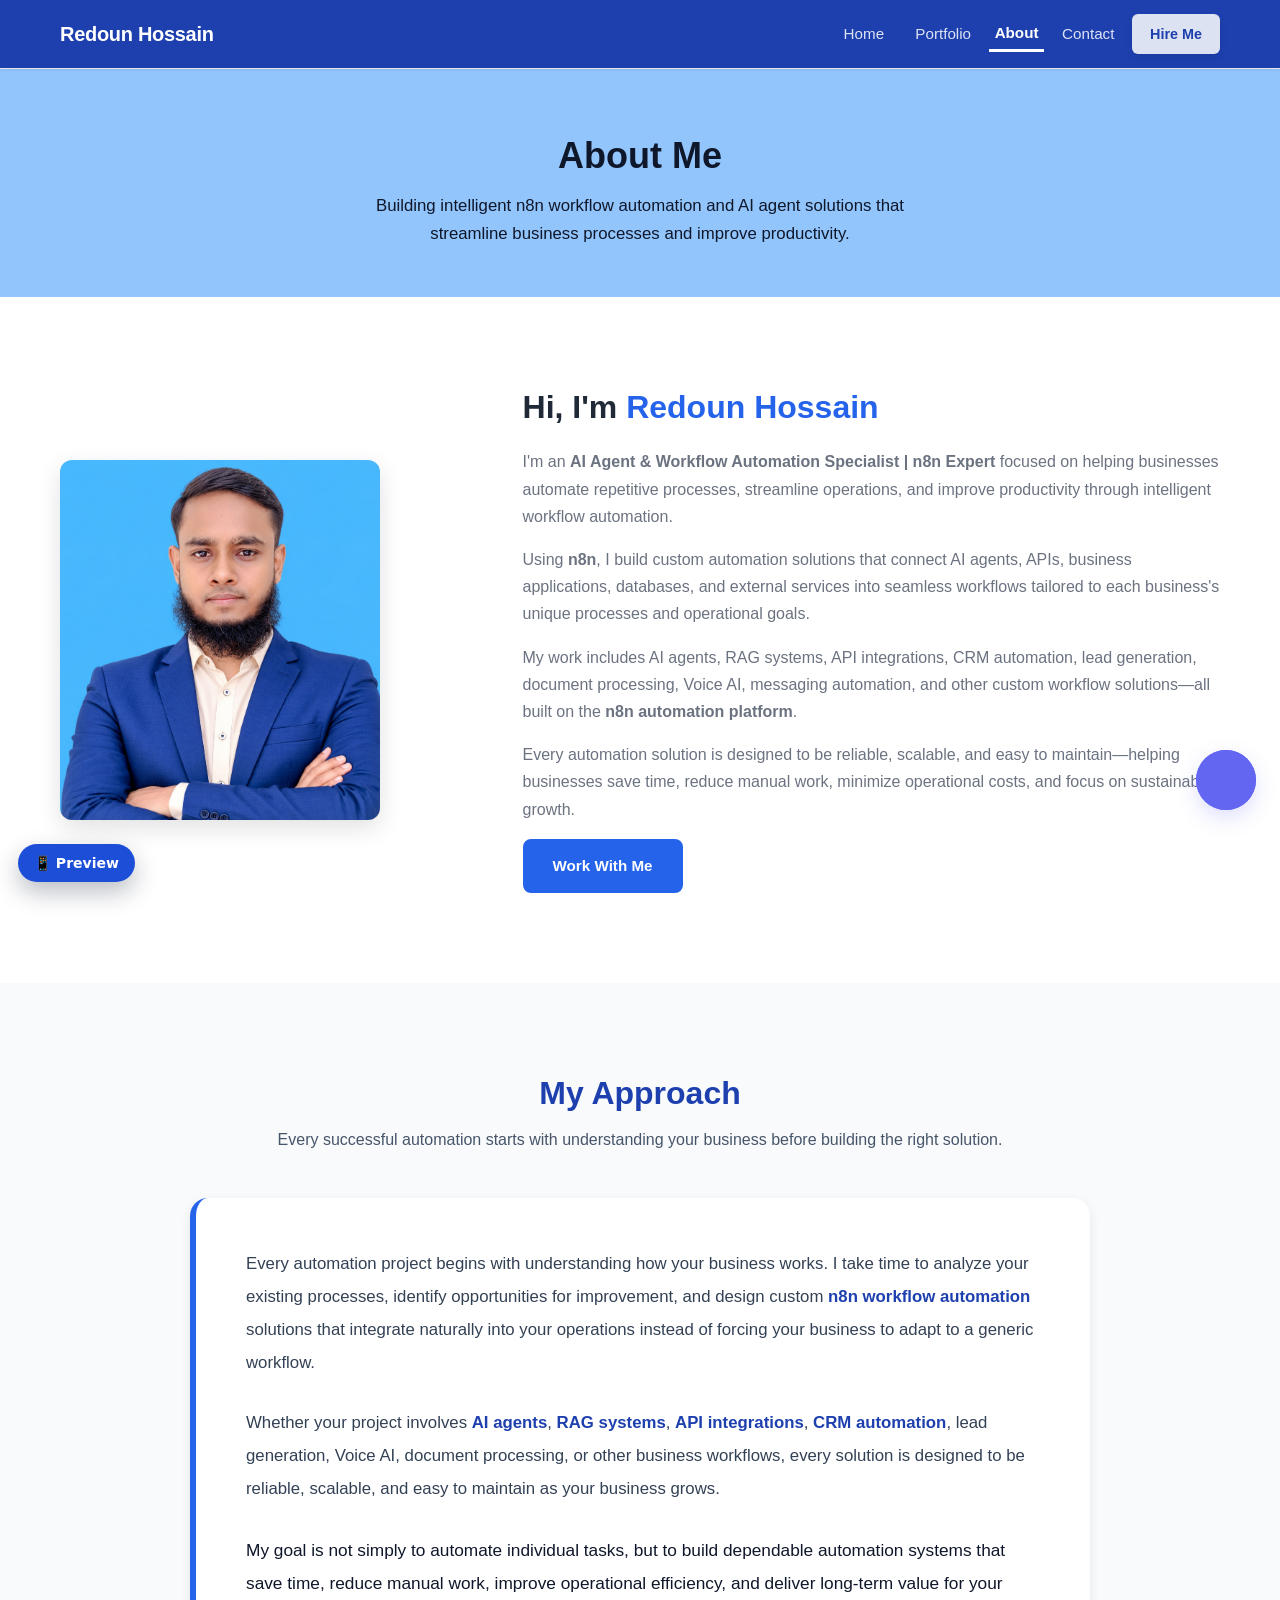
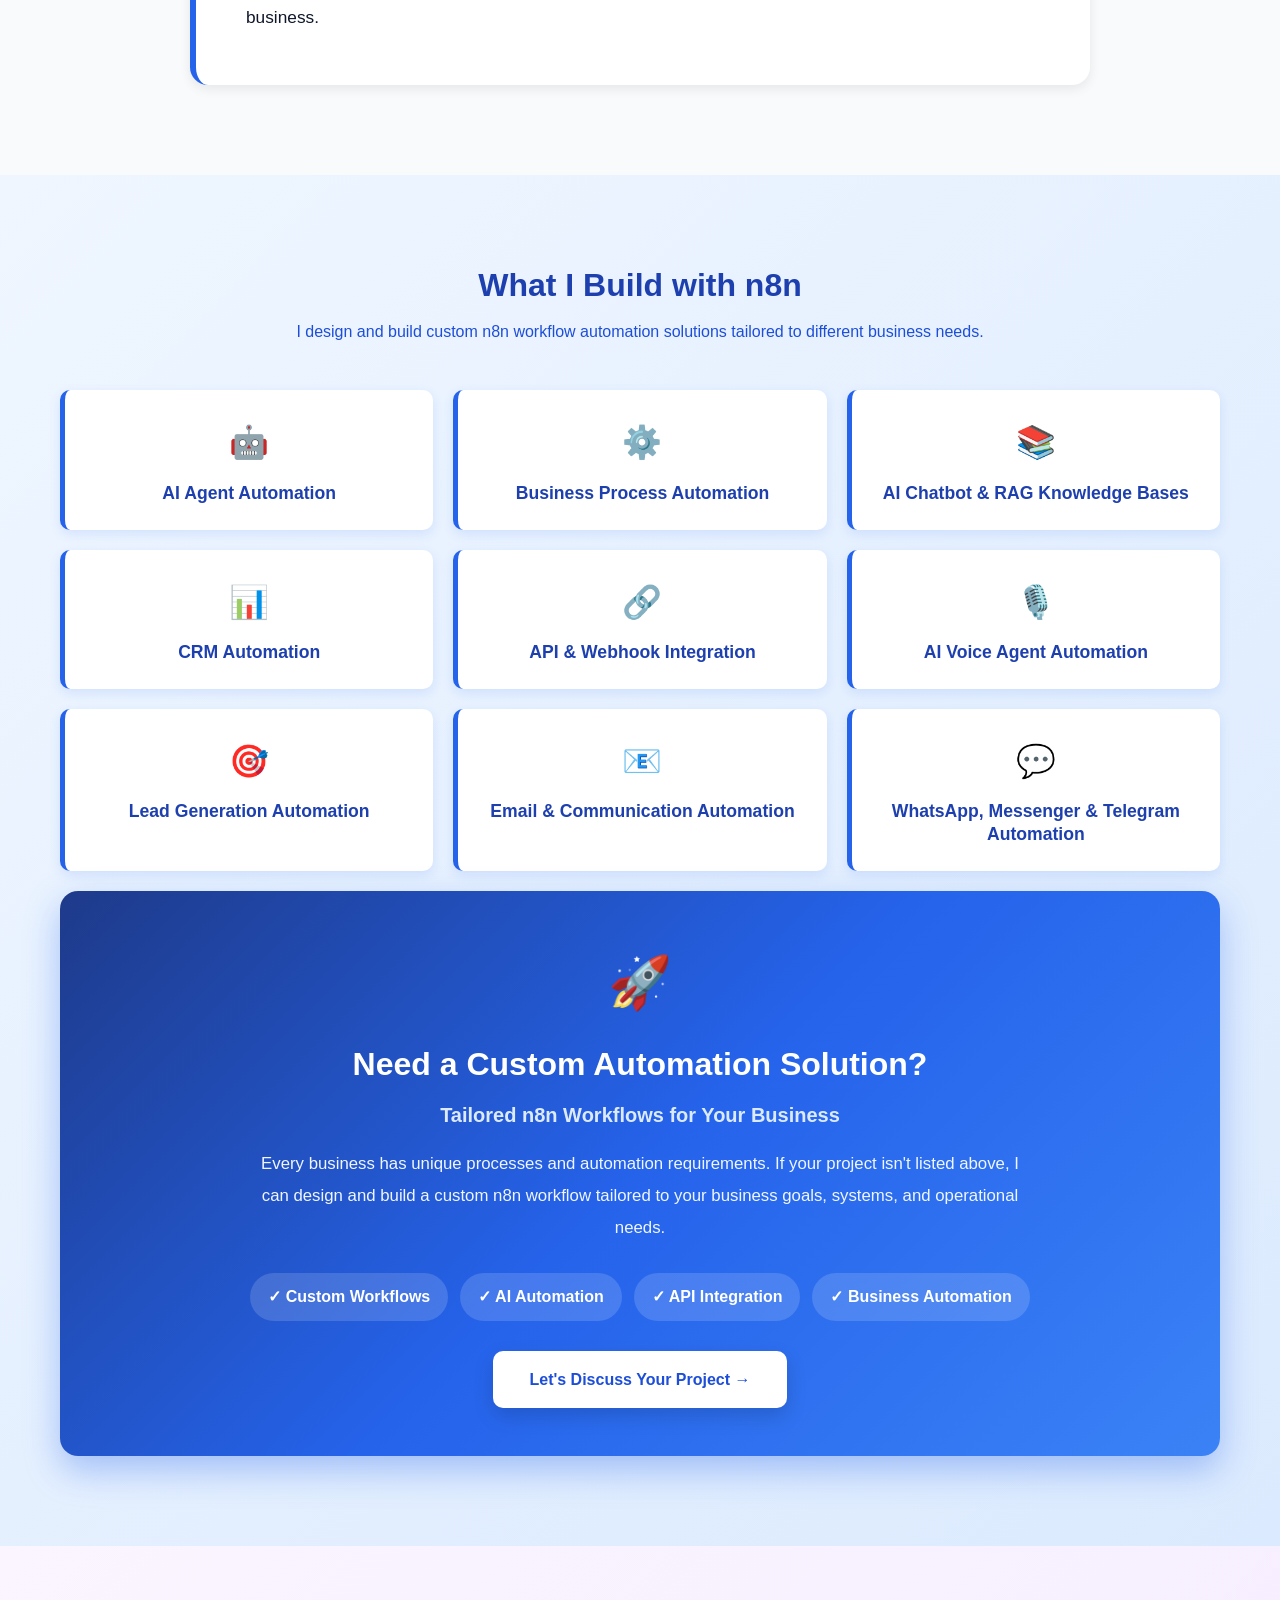
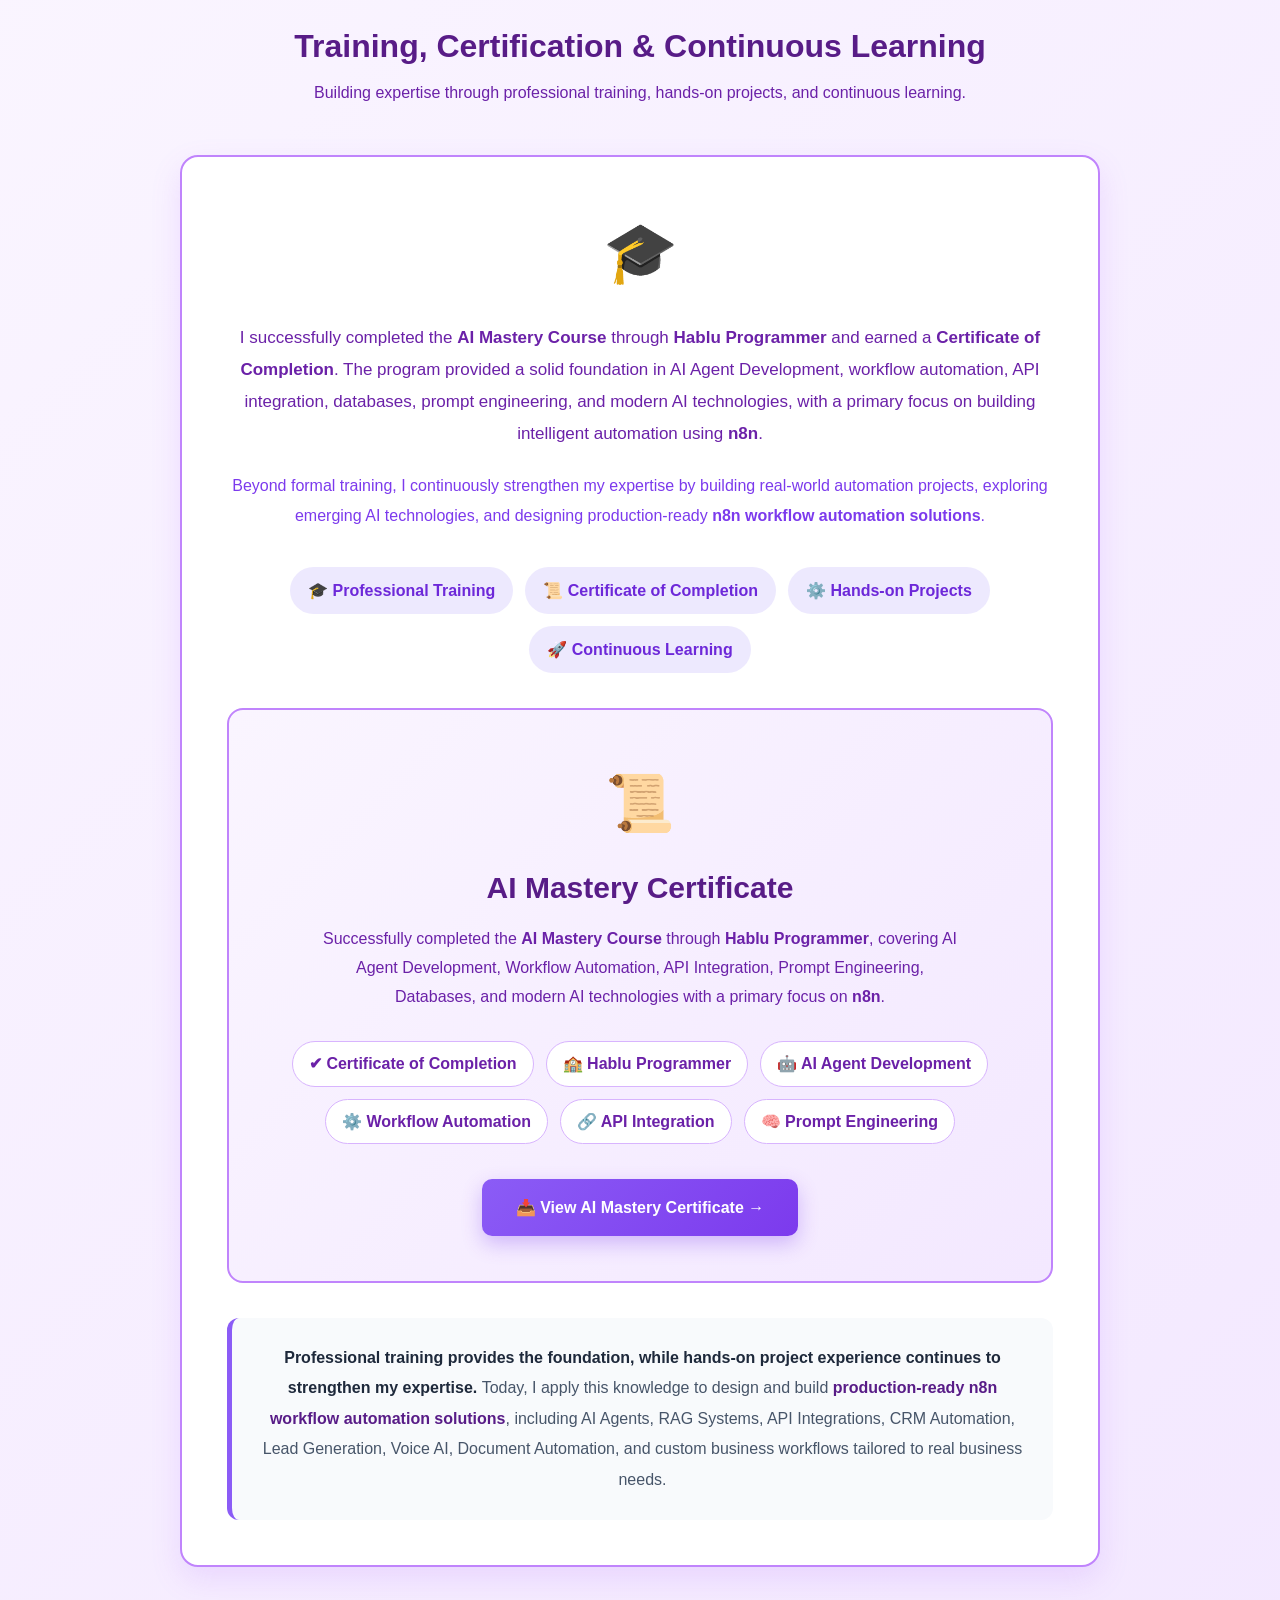
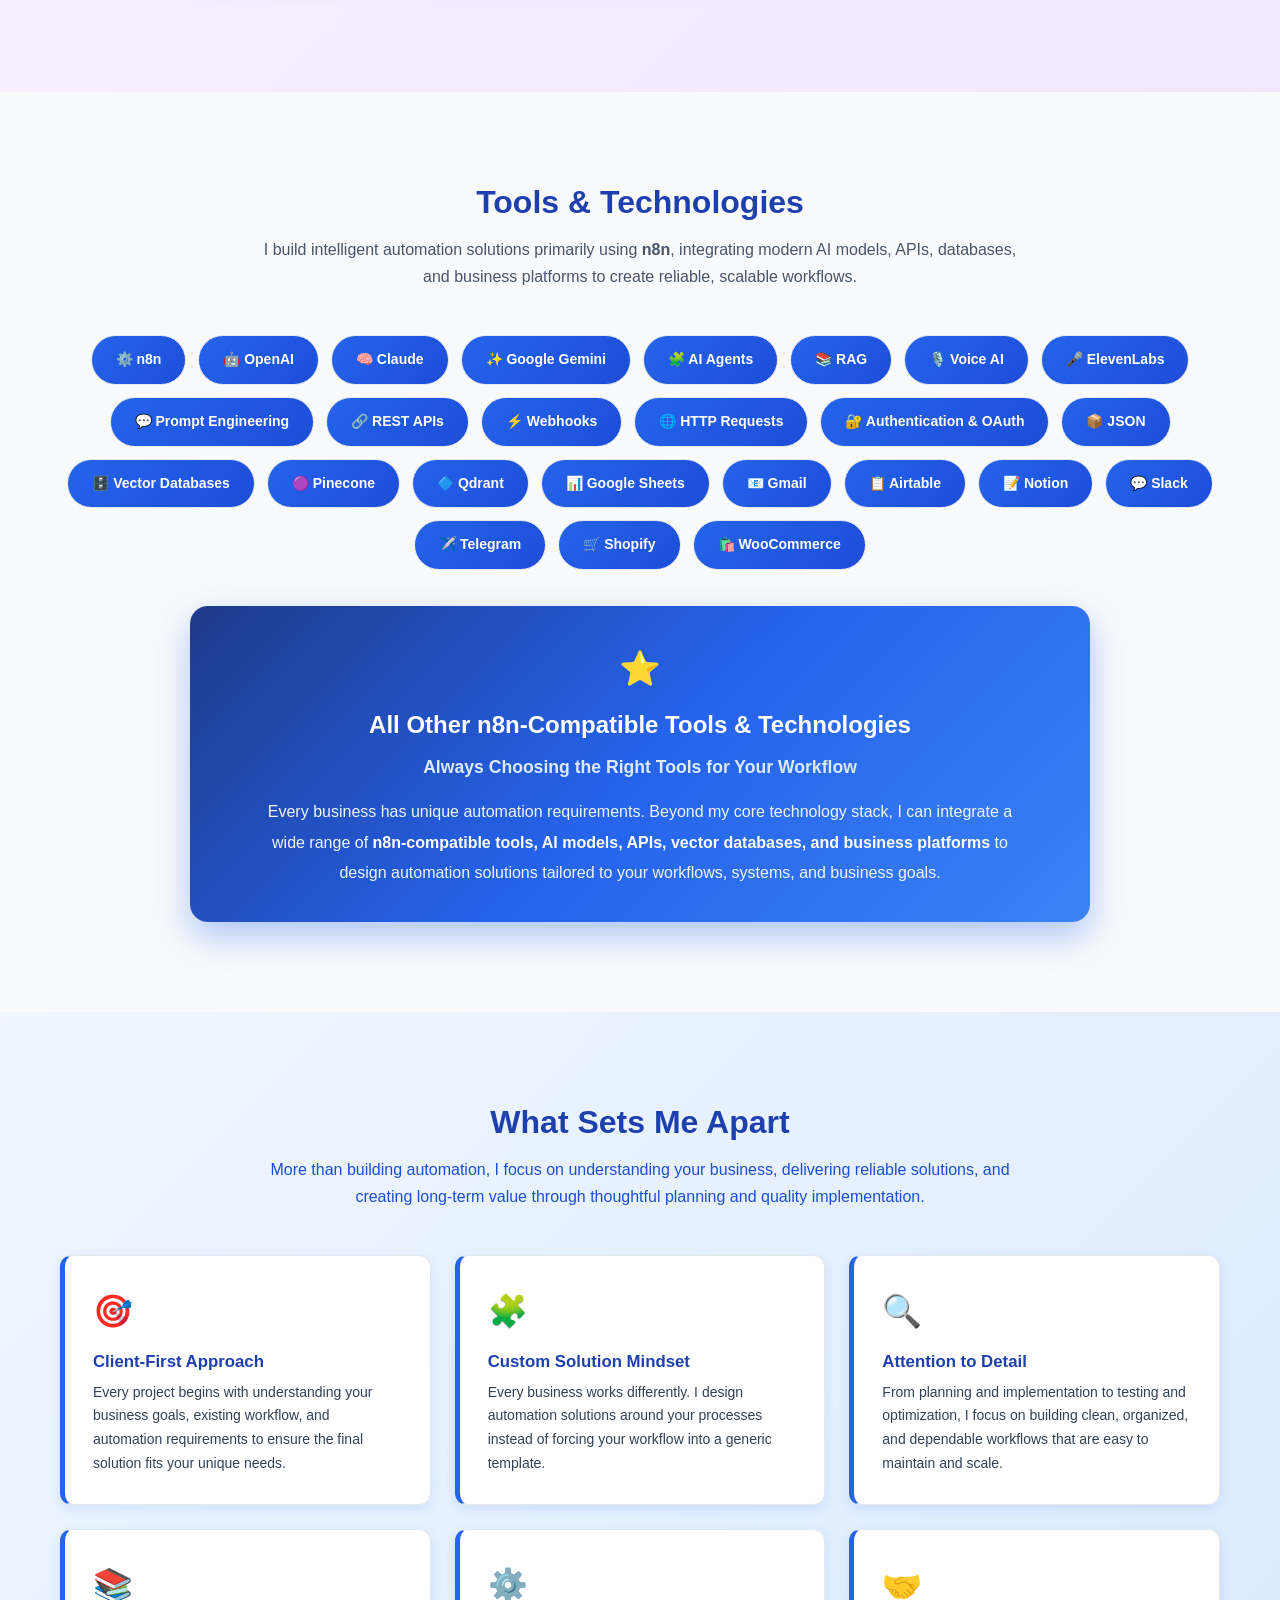
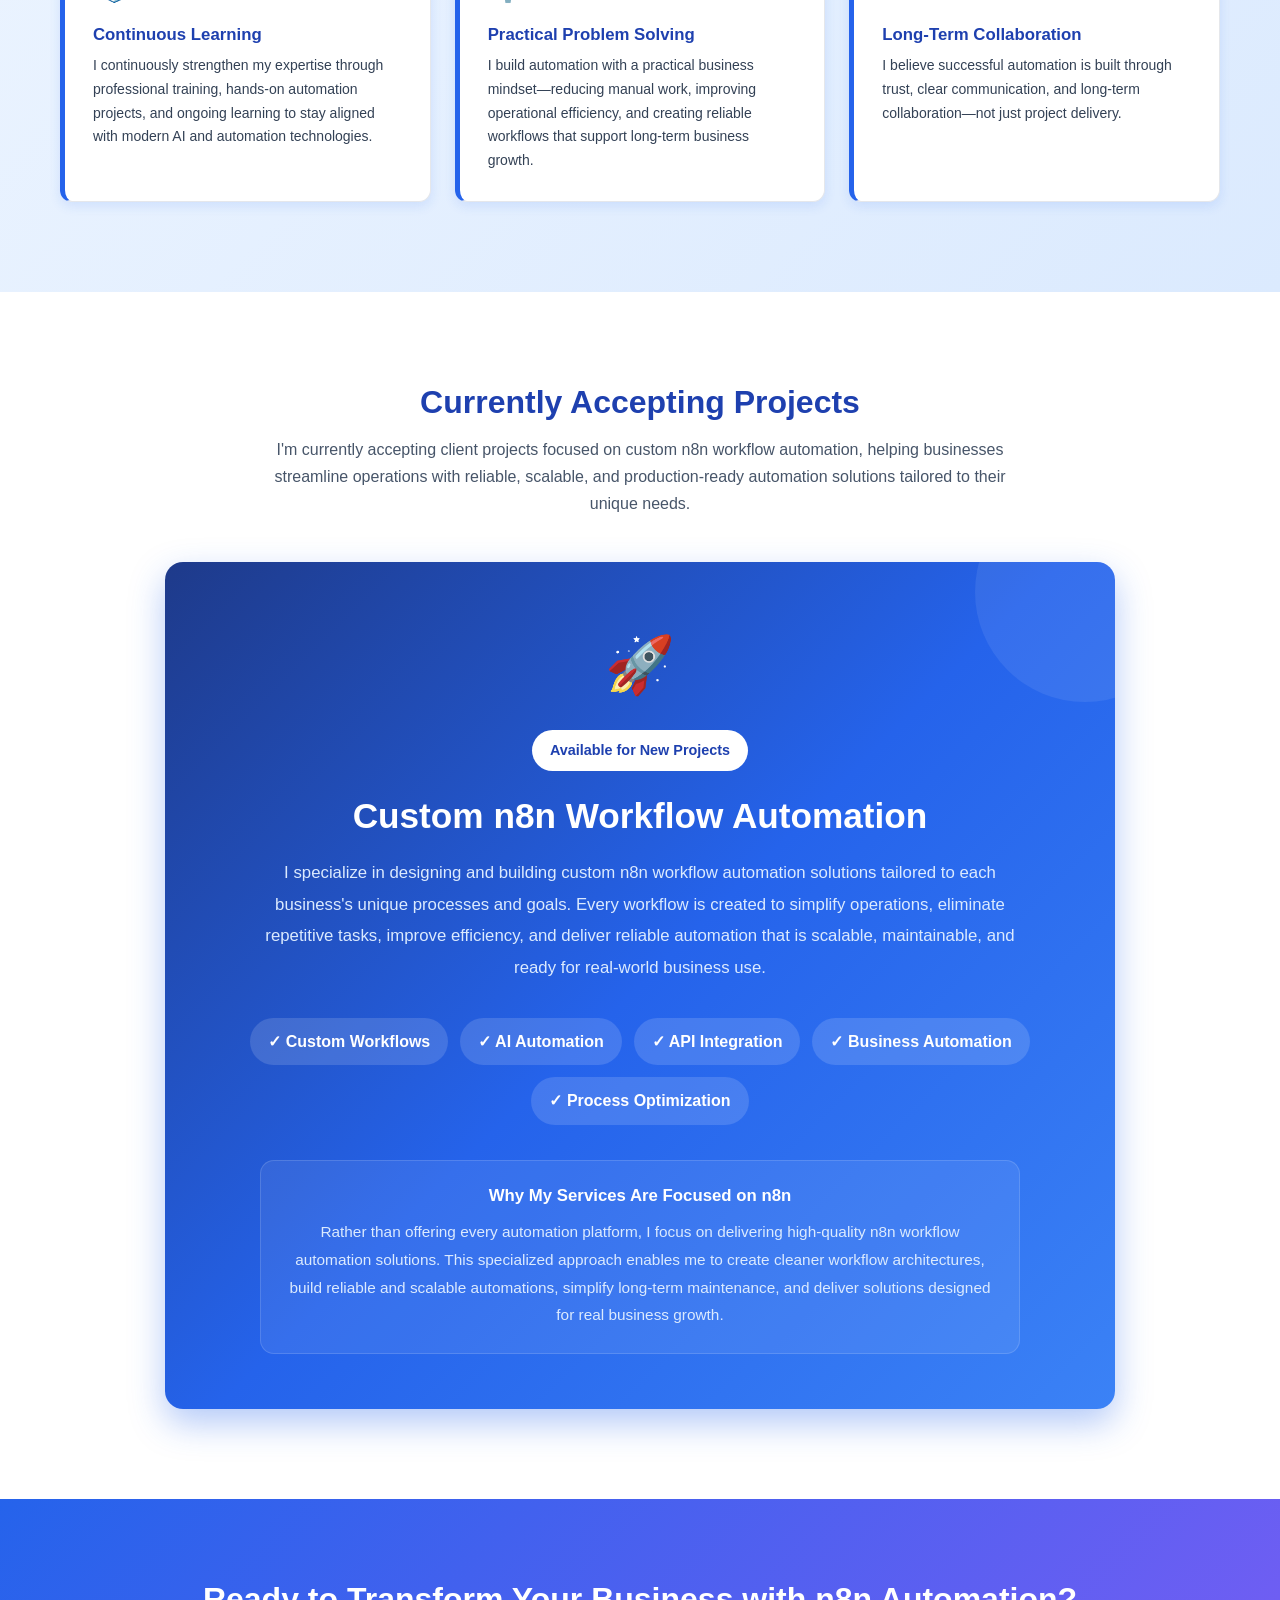
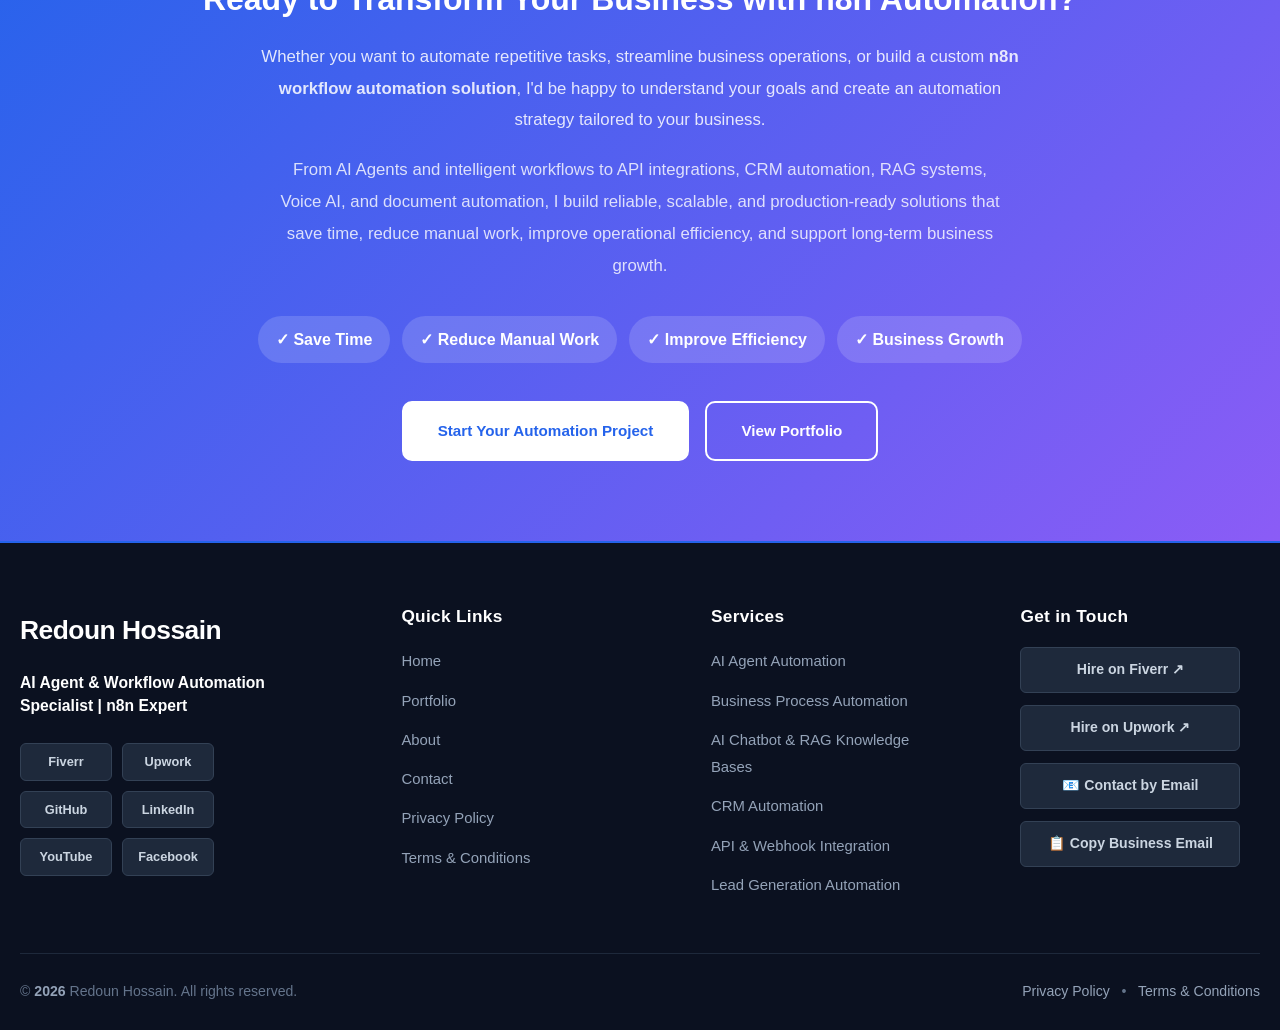
<file: about.html>
<!DOCTYPE html>
<html lang="en">
<head>
  <meta charset="UTF-8" />
  <meta name="viewport" content="width=device-width, initial-scale=1.0" />

  <title>About | Redoun Hossain - n8n Workflow & AI Automation Specialist</title>
  <meta name="description" content="Learn about Redoun Hossain, an n8n workflow and AI automation specialist helping businesses automate repetitive tasks and build smarter workflows." />
  <meta name="keywords" content="Redoun Hossain, n8n automation, AI workflow automation, business process automation, workflow designer, AI agent developer" />
  <meta name="author" content="Redoun Hossain" />

  <link rel="icon" href="images/favicon.ico" type="image/x-icon" />
  <link rel="stylesheet" href="css/style.css" />
</head>
<body>

  <!-- ===================== HEADER ===================== -->
  <header class="site-header">
    <div class="container header-inner">
      <a href="index.html" class="logo">Redoun Hossain</a>
      <button class="hamburger" id="hamburger" aria-label="Open menu" aria-expanded="false">
        <span></span><span></span><span></span>
      </button>
      <nav class="nav-menu" id="nav-menu" aria-label="Main navigation">
        <ul>
          <li><a href="index.html">Home</a></li>
          <li><a href="portfolio.html">Portfolio</a></li>
          <li><a href="about.html" class="active">About</a></li>
          <li><a href="contact.html">Contact</a></li>
          <li><a href="contact.html" class="btn btn-primary nav-hire">Hire Me</a></li>
        </ul>
      </nav>
    </div>
  </header>
  <!-- ===================== END HEADER ===================== -->


  <main>

    <!-- ===================== HERO ===================== -->
    <section class="page-hero">
      <div class="container">
        <h1>About Me</h1>
        <p>Building intelligent n8n workflow automation and AI agent solutions that streamline business processes and improve productivity.</p>
      </div>
    </section>
    <!-- ===================== END HERO ===================== -->


    <!-- ===================== 1. ABOUT INTRO (White) ===================== -->
<section class="section about-intro" style="background:#ffffff;padding:90px 0;">
  <div class="container about-intro-inner">

    <div class="about-image">
      <img src="images/profile.jpg"
           alt="Redoun Hossain - n8n Workflow Automation & AI Agent Specialist"
           loading="lazy" />
    </div>

    <div class="about-text">

      <h2>
        Hi, I'm
        <span class="highlight">Redoun Hossain</span>
      </h2>

      <p>
        I'm an <strong>AI Agent & Workflow Automation Specialist | n8n Expert</strong>
        focused on helping businesses automate repetitive processes,
        streamline operations, and improve productivity through intelligent
        workflow automation.
      </p>

      <p>
        Using <strong>n8n</strong>, I build custom automation solutions that
        connect AI agents, APIs, business applications, databases, and external
        services into seamless workflows tailored to each business's unique
        processes and operational goals.
      </p>

      <p>
        My work includes AI agents, RAG systems, API integrations, CRM
        automation, lead generation, document processing, Voice AI, messaging
        automation, and other custom workflow solutions—all built on the
        <strong>n8n automation platform</strong>.
      </p>

      <p>
        Every automation solution is designed to be reliable, scalable, and
        easy to maintain—helping businesses save time, reduce manual work,
        minimize operational costs, and focus on sustainable growth.
      </p>

      <a href="contact.html" class="btn btn-primary">
        Work With Me
      </a>

    </div>

  </div>
</section>
<!-- ===================== END ABOUT INTRO ===================== -->


    <!-- ===================== 2. MY APPROACH (Gray BG + White Box) ===================== -->
<section class="section my-approach" style="background:#f8fafc;padding:90px 0;">

  <div class="container">

    <h2 class="section-title" style="color:#1e40af;">
      My Approach
    </h2>

    <p class="section-sub" style="color:#475569;max-width:760px;margin:0 auto 45px;">
      Every successful automation starts with understanding your business before building the right solution.
    </p>

    <div style="
      max-width:900px;
      margin:0 auto;
      background:#ffffff;
      border-radius:18px;
      padding:50px;
      border-left:6px solid #2563eb;
      box-shadow:0 4px 12px rgba(0,0,0,.08);
    ">

      <p style="
        margin:0 0 28px;
        color:#334155;
        font-size:1.05rem;
        line-height:1.95;
      ">
        Every automation project begins with understanding how your business works. I take time to analyze your existing processes, identify opportunities for improvement, and design custom <strong style="color:#1e40af;">n8n workflow automation</strong> solutions that integrate naturally into your operations instead of forcing your business to adapt to a generic workflow.
      </p>

      <p style="
        margin:0 0 28px;
        color:#334155;
        font-size:1.05rem;
        line-height:1.95;
      ">
        Whether your project involves <strong style="color:#1e40af;">AI agents</strong>, <strong style="color:#1e40af;">RAG systems</strong>, <strong style="color:#1e40af;">API integrations</strong>, <strong style="color:#1e40af;">CRM automation</strong>, lead generation, Voice AI, document processing, or other business workflows, every solution is designed to be reliable, scalable, and easy to maintain as your business grows.
      </p>

      <p style="
        margin:0;
        color:#0f172a;
        font-size:1.08rem;
        line-height:1.95;
        font-weight:500;
      ">
        My goal is not simply to automate individual tasks, but to build dependable automation systems that save time, reduce manual work, improve operational efficiency, and deliver long-term value for your business.
      </p>

    </div>

  </div>

</section>
<!-- ===================== END MY APPROACH ===================== -->


   <!-- ===================== 3. WHAT I BUILD WITH n8n (Blue BG + White Cards) ===================== -->
<section id="what-i-build" class="section services-list" style="background:linear-gradient(135deg,#eff6ff 0%,#dbeafe 100%);padding:90px 0;">
  <div class="container">

    <h2 class="section-title" style="color:#1e40af;">What I Build with n8n</h2>

    <p class="section-sub" style="color:#1d4ed8;max-width:760px;margin:0 auto 45px;">
      I design and build custom n8n workflow automation solutions tailored to different business needs.
    </p>

    <div style="display:grid;grid-template-columns:repeat(auto-fit,minmax(280px,1fr));gap:20px;margin-top:40px;">

      <!-- All 9 cards: WHITE background -->

      <!-- 1 -->
      <div style="background:#ffffff;border-left:5px solid #2563eb;border-radius:10px;padding:25px;text-align:center;box-shadow:0 4px 12px rgba(37,99,235,.12);">
        <div style="color:#2563eb;font-size:2rem;margin-bottom:12px;">🤖</div>
        <h3 style="font-size:1.1rem;color:#1e40af;font-weight:700;margin:0;">
          AI Agent Automation
        </h3>
      </div>

      <!-- 2 -->
      <div style="background:#ffffff;border-left:5px solid #2563eb;border-radius:10px;padding:25px;text-align:center;box-shadow:0 4px 12px rgba(37,99,235,.12);">
        <div style="color:#2563eb;font-size:2rem;margin-bottom:12px;">⚙️</div>
        <h3 style="font-size:1.1rem;color:#1e40af;font-weight:700;margin:0;">
          Business Process Automation
        </h3>
      </div>

      <!-- 3 -->
      <div style="background:#ffffff;border-left:5px solid #2563eb;border-radius:10px;padding:25px;text-align:center;box-shadow:0 4px 12px rgba(37,99,235,.12);">
        <div style="color:#2563eb;font-size:2rem;margin-bottom:12px;">📚</div>
        <h3 style="font-size:1.1rem;color:#1e40af;font-weight:700;margin:0;">
          AI Chatbot & RAG Knowledge Bases
        </h3>
      </div>

      <!-- 4 -->
      <div style="background:#ffffff;border-left:5px solid #2563eb;border-radius:10px;padding:25px;text-align:center;box-shadow:0 4px 12px rgba(37,99,235,.12);">
        <div style="color:#2563eb;font-size:2rem;margin-bottom:12px;">📊</div>
        <h3 style="font-size:1.1rem;color:#1e40af;font-weight:700;margin:0;">
          CRM Automation
        </h3>
      </div>

      <!-- 5 -->
      <div style="background:#ffffff;border-left:5px solid #2563eb;border-radius:10px;padding:25px;text-align:center;box-shadow:0 4px 12px rgba(37,99,235,.12);">
        <div style="color:#2563eb;font-size:2rem;margin-bottom:12px;">🔗</div>
        <h3 style="font-size:1.1rem;color:#1e40af;font-weight:700;margin:0;">
          API & Webhook Integration
        </h3>
      </div>

      <!-- 6 -->
      <div style="background:#ffffff;border-left:5px solid #2563eb;border-radius:10px;padding:25px;text-align:center;box-shadow:0 4px 12px rgba(37,99,235,.12);">
        <div style="color:#2563eb;font-size:2rem;margin-bottom:12px;">🎙️</div>
        <h3 style="font-size:1.1rem;color:#1e40af;font-weight:700;margin:0;">
          AI Voice Agent Automation
        </h3>
      </div>

      <!-- 7 -->
      <div style="background:#ffffff;border-left:5px solid #2563eb;border-radius:10px;padding:25px;text-align:center;box-shadow:0 4px 12px rgba(37,99,235,.12);">
        <div style="color:#2563eb;font-size:2rem;margin-bottom:12px;">🎯</div>
        <h3 style="font-size:1.1rem;color:#1e40af;font-weight:700;margin:0;">
          Lead Generation Automation
        </h3>
      </div>

      <!-- 8 -->
      <div style="background:#ffffff;border-left:5px solid #2563eb;border-radius:10px;padding:25px;text-align:center;box-shadow:0 4px 12px rgba(37,99,235,.12);">
        <div style="color:#2563eb;font-size:2rem;margin-bottom:12px;">📧</div>
        <h3 style="font-size:1.1rem;color:#1e40af;font-weight:700;margin:0;">
          Email & Communication Automation
        </h3>
      </div>

      <!-- 9 -->
      <div style="background:#ffffff;border-left:5px solid #2563eb;border-radius:10px;padding:25px;text-align:center;box-shadow:0 4px 12px rgba(37,99,235,.12);">
        <div style="color:#2563eb;font-size:2rem;margin-bottom:12px;">💬</div>
        <h3 style="font-size:1.1rem;color:#1e40af;font-weight:700;margin:0;">
          WhatsApp, Messenger & Telegram Automation
        </h3>
      </div>

      <!-- FEATURED CARD -->

      <div style="
        grid-column:1/-1;
        background:linear-gradient(135deg,#1e3a8a 0%,#2563eb 50%,#3b82f6 100%);
        border-radius:18px;
        padding:48px;
        text-align:center;
        color:#fff;
        box-shadow:0 14px 35px rgba(37,99,235,.35);
      ">

        <div style="font-size:3.2rem;margin-bottom:18px;">
          🚀
        </div>

        <h3 style="
          font-size:2rem;
          font-weight:800;
          margin-bottom:16px;
          color:#fff;
        ">
          Need a Custom Automation Solution?
        </h3>

        <h4 style="
          font-size:1.25rem;
          font-weight:700;
          color:#dbeafe;
          margin-bottom:20px;
        ">
          Tailored n8n Workflows for Your Business
        </h4>

        <p style="
          max-width:760px;
          margin:0 auto;
          font-size:1.05rem;
          line-height:1.9;
          color:#eff6ff;
        ">

          Every business has unique processes and automation requirements.
          If your project isn't listed above, I can design and build a custom n8n workflow tailored to your business goals, systems, and operational needs.

        </p>

        <div style="
          display:flex;
          flex-wrap:wrap;
          justify-content:center;
          gap:12px;
          margin:30px 0;
        ">

          <span style="background:rgba(255,255,255,.15);padding:10px 18px;border-radius:30px;font-weight:600;color:#fff;">
            ✓ Custom Workflows
          </span>

          <span style="background:rgba(255,255,255,.15);padding:10px 18px;border-radius:30px;font-weight:600;color:#fff;">
            ✓ AI Automation
          </span>

          <span style="background:rgba(255,255,255,.15);padding:10px 18px;border-radius:30px;font-weight:600;color:#fff;">
            ✓ API Integration
          </span>

          <span style="background:rgba(255,255,255,.15);padding:10px 18px;border-radius:30px;font-weight:600;color:#fff;">
            ✓ Business Automation
          </span>

        </div>

        <a href="contact.html"
           style="
            display:inline-block;
            padding:15px 36px;
            background:#ffffff;
            color:#1d4ed8;
            text-decoration:none;
            font-weight:800;
            border-radius:10px;
            box-shadow:0 8px 20px rgba(0,0,0,.15);
            transition:.3s;
           ">
          Let's Discuss Your Project →
        </a>

      </div>

    </div>

  </div>
</section>
<!-- ===================== END WHAT I BUILD WITH n8n ===================== -->


  <!-- ===================== 4. TRAINING & CERTIFICATION (Purple) ===================== -->
<section class="section certification" style="background:linear-gradient(135deg,#faf5ff 0%,#f3e8ff 100%);padding:80px 0;">

  <div class="container">

    <h2 class="section-title" style="color:#581c87;">
      Training, Certification & Continuous Learning
    </h2>

    <p class="section-sub" style="color:#6b21a8;">
      Building expertise through professional training, hands-on projects, and continuous learning.
    </p>

    <div style="
      max-width:920px;
      margin:45px auto;
      background:#fff;
      border:2px solid #c084fc;
      border-radius:18px;
      padding:45px;
      box-shadow:0 12px 30px rgba(168,85,247,.15);
    ">

      <!-- Intro -->

      <div style="text-align:center;">

        <div style="font-size:60px;margin-bottom:18px;">
          🎓
        </div>

        <p style="
          font-size:17px;
          line-height:1.9;
          color:#6b21a8;
          margin-bottom:20px;
        ">

          I successfully completed the
          <strong>AI Mastery Course</strong>
          through
          <strong>Hablu Programmer</strong>
          and earned a
          <strong>Certificate of Completion</strong>.

          The program provided a solid foundation in AI Agent Development,
          workflow automation,
          API integration,
          databases,
          prompt engineering,
          and modern AI technologies, with a primary focus on building intelligent automation using
          <strong>n8n</strong>.

        </p>

        <p style="
          color:#7c3aed;
          line-height:1.9;
          margin:0;
        ">

          Beyond formal training, I continuously strengthen my expertise by building real-world automation projects, exploring emerging AI technologies, and designing production-ready
          <strong>n8n workflow automation solutions</strong>.

        </p>

      </div>

      <!-- Trust Badges -->

      <div style="
        display:flex;
        flex-wrap:wrap;
        justify-content:center;
        gap:12px;
        margin:35px 0;
      ">

        <span style="background:#ede9fe;color:#6d28d9;padding:10px 18px;border-radius:30px;font-weight:700;">
          🎓 Professional Training
        </span>

        <span style="background:#ede9fe;color:#6d28d9;padding:10px 18px;border-radius:30px;font-weight:700;">
          📜 Certificate of Completion
        </span>

        <span style="background:#ede9fe;color:#6d28d9;padding:10px 18px;border-radius:30px;font-weight:700;">
          ⚙️ Hands-on Projects
        </span>

        <span style="background:#ede9fe;color:#6d28d9;padding:10px 18px;border-radius:30px;font-weight:700;">
          🚀 Continuous Learning
        </span>

      </div>

      <!-- Certificate Card -->

      <div style="
        background:linear-gradient(135deg,#faf5ff 0%,#f3e8ff 100%);
        border:2px solid #c084fc;
        border-radius:16px;
        padding:45px 35px;
        text-align:center;
      ">

        <div style="font-size:56px;margin-bottom:18px;">
          📜
        </div>

        <h3 style="
          font-size:30px;
          font-weight:800;
          color:#581c87;
          margin-bottom:18px;
        ">
          AI Mastery Certificate
        </h3>

        <p style="
          max-width:650px;
          margin:0 auto 30px;
          color:#6b21a8;
          line-height:1.8;
        ">

          Successfully completed the
          <strong>AI Mastery Course</strong>
          through
          <strong>Hablu Programmer</strong>,
          covering AI Agent Development,
          Workflow Automation,
          API Integration,
          Prompt Engineering,
          Databases,
          and modern AI technologies with a primary focus on
          <strong>n8n</strong>.

        </p>

        <!-- Skill Badges -->

        <div style="
          display:flex;
          flex-wrap:wrap;
          justify-content:center;
          gap:12px;
          margin-bottom:35px;
        ">

          <span style="background:#fff;border:1px solid #d8b4fe;color:#6b21a8;padding:8px 16px;border-radius:30px;font-weight:600;">
            ✔ Certificate of Completion
          </span>

          <span style="background:#fff;border:1px solid #d8b4fe;color:#6b21a8;padding:8px 16px;border-radius:30px;font-weight:600;">
            🏫 Hablu Programmer
          </span>

          <span style="background:#fff;border:1px solid #d8b4fe;color:#6b21a8;padding:8px 16px;border-radius:30px;font-weight:600;">
            🤖 AI Agent Development
          </span>

          <span style="background:#fff;border:1px solid #d8b4fe;color:#6b21a8;padding:8px 16px;border-radius:30px;font-weight:600;">
            ⚙️ Workflow Automation
          </span>

          <span style="background:#fff;border:1px solid #d8b4fe;color:#6b21a8;padding:8px 16px;border-radius:30px;font-weight:600;">
            🔗 API Integration
          </span>

          <span style="background:#fff;border:1px solid #d8b4fe;color:#6b21a8;padding:8px 16px;border-radius:30px;font-weight:600;">
            🧠 Prompt Engineering
          </span>

        </div>

        <!-- View Certificate Button -->

        <a
          href="certificate.html"
          style="
            display:inline-block;
            background:linear-gradient(135deg,#8b5cf6 0%,#7c3aed 100%);
            color:#fff;
            text-decoration:none;
            padding:15px 34px;
            border-radius:10px;
            font-weight:700;
            font-size:1rem;
            box-shadow:0 8px 20px rgba(124,58,237,.3);
            transition:.3s;
          "
        >
          📥 View AI Mastery Certificate →
        </a>

      </div>

      <!-- Bottom Note -->

      <div style="
        margin-top:35px;
        padding:25px;
        background:#f8fafc;
        border-left:5px solid #8b5cf6;
        border-radius:12px;
        text-align:center;
      ">

        <p style="
          margin:0;
          line-height:1.9;
          color:#475569;
        ">

          <strong style="color:#1e293b;">
            Professional training provides the foundation, while hands-on project experience continues to strengthen my expertise.
          </strong>

          Today, I apply this knowledge to design and build
          <strong style="color:#581c87;">production-ready n8n workflow automation solutions</strong>,
          including AI Agents, RAG Systems, API Integrations, CRM Automation, Lead Generation, Voice AI, Document Automation, and custom business workflows tailored to real business needs.

        </p>

      </div>

    </div>

  </div>

</section>
<!-- ===================== END TRAINING & CERTIFICATION ===================== -->

   <!-- ===================== 5. TOOLS & TECH (Gray BG + Blue Accents) ===================== -->
<section id="tools-technologies" class="section tools" style="background:#f8fafc;padding:90px 0;">
  <div class="container">

    <h2 class="section-title" style="color:#1e40af;">Tools & Technologies</h2>

    <p class="section-sub" style="color:#475569;max-width:760px;margin:0 auto 45px;">
      I build intelligent automation solutions primarily using <strong>n8n</strong>, integrating modern AI models, APIs, databases, and business platforms to create reliable, scalable workflows.
    </p>

    <div class="tools-grid" style="display:flex;flex-wrap:wrap;justify-content:center;gap:12px;margin-top:40px;">

      <!-- All badges same blue color -->

      <div class="tool-badge" style="background:linear-gradient(135deg,#2563eb,#1d4ed8);color:#fff;padding:12px 24px;border-radius:25px;font-weight:700;">
        ⚙️ n8n
      </div>

      <div class="tool-badge" style="background:linear-gradient(135deg,#2563eb,#1d4ed8);color:#fff;padding:12px 24px;border-radius:25px;font-weight:700;">
        🤖 OpenAI
      </div>

      <div class="tool-badge" style="background:linear-gradient(135deg,#2563eb,#1d4ed8);color:#fff;padding:12px 24px;border-radius:25px;font-weight:700;">
        🧠 Claude
      </div>

      <div class="tool-badge" style="background:linear-gradient(135deg,#2563eb,#1d4ed8);color:#fff;padding:12px 24px;border-radius:25px;font-weight:700;">
        ✨ Google Gemini
      </div>

      <div class="tool-badge" style="background:linear-gradient(135deg,#2563eb,#1d4ed8);color:#fff;padding:12px 24px;border-radius:25px;font-weight:700;">
        🧩 AI Agents
      </div>

      <div class="tool-badge" style="background:linear-gradient(135deg,#2563eb,#1d4ed8);color:#fff;padding:12px 24px;border-radius:25px;font-weight:700;">
        📚 RAG
      </div>

      <div class="tool-badge" style="background:linear-gradient(135deg,#2563eb,#1d4ed8);color:#fff;padding:12px 24px;border-radius:25px;font-weight:700;">
        🎙️ Voice AI
      </div>

      <div class="tool-badge" style="background:linear-gradient(135deg,#2563eb,#1d4ed8);color:#fff;padding:12px 24px;border-radius:25px;font-weight:700;">
        🎤 ElevenLabs
      </div>

      <div class="tool-badge" style="background:linear-gradient(135deg,#2563eb,#1d4ed8);color:#fff;padding:12px 24px;border-radius:25px;font-weight:700;">
        💬 Prompt Engineering
      </div>

      <div class="tool-badge" style="background:linear-gradient(135deg,#2563eb,#1d4ed8);color:#fff;padding:12px 24px;border-radius:25px;font-weight:700;">
        🔗 REST APIs
      </div>

      <div class="tool-badge" style="background:linear-gradient(135deg,#2563eb,#1d4ed8);color:#fff;padding:12px 24px;border-radius:25px;font-weight:700;">
        ⚡ Webhooks
      </div>

      <div class="tool-badge" style="background:linear-gradient(135deg,#2563eb,#1d4ed8);color:#fff;padding:12px 24px;border-radius:25px;font-weight:700;">
        🌐 HTTP Requests
      </div>

      <div class="tool-badge" style="background:linear-gradient(135deg,#2563eb,#1d4ed8);color:#fff;padding:12px 24px;border-radius:25px;font-weight:700;">
        🔐 Authentication & OAuth
      </div>

      <div class="tool-badge" style="background:linear-gradient(135deg,#2563eb,#1d4ed8);color:#fff;padding:12px 24px;border-radius:25px;font-weight:700;">
        📦 JSON
      </div>

      <div class="tool-badge" style="background:linear-gradient(135deg,#2563eb,#1d4ed8);color:#fff;padding:12px 24px;border-radius:25px;font-weight:700;">
        🗄️ Vector Databases
      </div>

      <div class="tool-badge" style="background:linear-gradient(135deg,#2563eb,#1d4ed8);color:#fff;padding:12px 24px;border-radius:25px;font-weight:700;">
        🟣 Pinecone
      </div>

      <div class="tool-badge" style="background:linear-gradient(135deg,#2563eb,#1d4ed8);color:#fff;padding:12px 24px;border-radius:25px;font-weight:700;">
        🔷 Qdrant
      </div>

      <div class="tool-badge" style="background:linear-gradient(135deg,#2563eb,#1d4ed8);color:#fff;padding:12px 24px;border-radius:25px;font-weight:700;">
        📊 Google Sheets
      </div>

      <div class="tool-badge" style="background:linear-gradient(135deg,#2563eb,#1d4ed8);color:#fff;padding:12px 24px;border-radius:25px;font-weight:700;">
        📧 Gmail
      </div>

      <div class="tool-badge" style="background:linear-gradient(135deg,#2563eb,#1d4ed8);color:#fff;padding:12px 24px;border-radius:25px;font-weight:700;">
        📋 Airtable
      </div>

      <div class="tool-badge" style="background:linear-gradient(135deg,#2563eb,#1d4ed8);color:#fff;padding:12px 24px;border-radius:25px;font-weight:700;">
        📝 Notion
      </div>

      <div class="tool-badge" style="background:linear-gradient(135deg,#2563eb,#1d4ed8);color:#fff;padding:12px 24px;border-radius:25px;font-weight:700;">
        💬 Slack
      </div>

      <div class="tool-badge" style="background:linear-gradient(135deg,#2563eb,#1d4ed8);color:#fff;padding:12px 24px;border-radius:25px;font-weight:700;">
        ✈️ Telegram
      </div>

      <div class="tool-badge" style="background:linear-gradient(135deg,#2563eb,#1d4ed8);color:#fff;padding:12px 24px;border-radius:25px;font-weight:700;">
        🛒 Shopify
      </div>

      <div class="tool-badge" style="background:linear-gradient(135deg,#2563eb,#1d4ed8);color:#fff;padding:12px 24px;border-radius:25px;font-weight:700;">
        🛍️ WooCommerce
      </div>

      <!-- ================= Highlight Card ================= -->

      <div style="
          flex:1 1 100%;
          max-width:900px;
          margin-top:24px;
          padding:34px;
          text-align:center;
          border-radius:18px;
          background:linear-gradient(135deg,#1e3a8a 0%,#2563eb 50%,#3b82f6 100%);
          color:#ffffff;
          box-shadow:0 14px 35px rgba(37,99,235,.35);
      ">

          <div style="font-size:2.1rem;margin-bottom:12px;">
              ⭐
          </div>

          <h3 style="margin:0;font-size:1.5rem;font-weight:800;color:#fff;">
              All Other n8n-Compatible Tools & Technologies
          </h3>

          <h4 style="margin:16px 0 18px;font-size:1.1rem;font-weight:700;color:#dbeafe;">
              Always Choosing the Right Tools for Your Workflow
          </h4>

          <p style="
              margin:0 auto;
              max-width:760px;
              line-height:1.9;
              color:#eff6ff;
          ">
              Every business has unique automation requirements. Beyond my core technology stack, I can integrate a wide range of <strong style="color:#fff;">n8n-compatible tools, AI models, APIs, vector databases, and business platforms</strong> to design automation solutions tailored to your workflows, systems, and business goals.
          </p>

      </div>

    </div>

  </div>
</section>
<!-- ===================== END TOOLS & TECHNOLOGIES ===================== -->


    <!-- ===================== 6. WHAT SETS ME APART (Blue BG + White Cards) ===================== -->
<section class="section why-me" style="background:linear-gradient(135deg,#eff6ff 0%,#dbeafe 100%);padding:90px 0;">
  <div class="container">

    <h2 class="section-title" style="color:#1e40af;">What Sets Me Apart</h2>

    <p class="section-sub" style="color:#1d4ed8;max-width:760px;margin:0 auto 45px;">
      More than building automation, I focus on understanding your business, delivering reliable solutions, and creating long-term value through thoughtful planning and quality implementation.
    </p>

    <div class="why-grid">

      <!-- All 6 cards: WHITE background -->

      <!-- 1 -->
      <div class="why-card" style="background:#ffffff;border-left:5px solid #2563eb;box-shadow:0 4px 12px rgba(37,99,235,.12);">
        <div class="why-icon" style="color:#2563eb;">🎯</div>

        <h3 style="color:#1e40af;">
          Client-First Approach
        </h3>

        <p style="color:#334155;">
          Every project begins with understanding your business goals, existing workflow, and automation requirements to ensure the final solution fits your unique needs.
        </p>
      </div>

      <!-- 2 -->
      <div class="why-card" style="background:#ffffff;border-left:5px solid #2563eb;box-shadow:0 4px 12px rgba(37,99,235,.12);">
        <div class="why-icon" style="color:#2563eb;">🧩</div>

        <h3 style="color:#1e40af;">
          Custom Solution Mindset
        </h3>

        <p style="color:#334155;">
          Every business works differently. I design automation solutions around your processes instead of forcing your workflow into a generic template.
        </p>
      </div>

      <!-- 3 -->
      <div class="why-card" style="background:#ffffff;border-left:5px solid #2563eb;box-shadow:0 4px 12px rgba(37,99,235,.12);">
        <div class="why-icon" style="color:#2563eb;">🔍</div>

        <h3 style="color:#1e40af;">
          Attention to Detail
        </h3>

        <p style="color:#334155;">
          From planning and implementation to testing and optimization, I focus on building clean, organized, and dependable workflows that are easy to maintain and scale.
        </p>
      </div>

      <!-- 4 -->
      <div class="why-card" style="background:#ffffff;border-left:5px solid #2563eb;box-shadow:0 4px 12px rgba(37,99,235,.12);">
        <div class="why-icon" style="color:#2563eb;">📚</div>

        <h3 style="color:#1e40af;">
          Continuous Learning
        </h3>

        <p style="color:#334155;">
          I continuously strengthen my expertise through professional training, hands-on automation projects, and ongoing learning to stay aligned with modern AI and automation technologies.
        </p>
      </div>

      <!-- 5 -->
      <div class="why-card" style="background:#ffffff;border-left:5px solid #2563eb;box-shadow:0 4px 12px rgba(37,99,235,.12);">
        <div class="why-icon" style="color:#2563eb;">⚙️</div>

        <h3 style="color:#1e40af;">
          Practical Problem Solving
        </h3>

        <p style="color:#334155;">
          I build automation with a practical business mindset—reducing manual work, improving operational efficiency, and creating reliable workflows that support long-term business growth.
        </p>
      </div>

      <!-- 6 -->
      <div class="why-card" style="background:#ffffff;border-left:5px solid #2563eb;box-shadow:0 4px 12px rgba(37,99,235,.12);">
        <div class="why-icon" style="color:#2563eb;">🤝</div>

        <h3 style="color:#1e40af;">
          Long-Term Collaboration
        </h3>

        <p style="color:#334155;">
          I believe successful automation is built through trust, clear communication, and long-term collaboration—not just project delivery.
        </p>
      </div>

    </div>

  </div>
</section>
<!-- ===================== END WHAT SETS ME APART ===================== -->


   <!-- ===================== 7. CURRENTLY ACCEPTING (White BG + Blue Card) ===================== -->
<section class="section current-service" style="background:#ffffff;padding:90px 0;">
  <div class="container">

    <h2 class="section-title" style="color:#1e40af;">
      Currently Accepting Projects
    </h2>

    <p class="section-sub" style="color:#475569;max-width:760px;margin:0 auto 45px;">
      I'm currently accepting client projects focused on custom n8n workflow automation, helping businesses streamline operations with reliable, scalable, and production-ready automation solutions tailored to their unique needs.
    </p>

    <div style="
      max-width:950px;
      margin:35px auto 0;
      background:linear-gradient(135deg,#1e3a8a 0%,#2563eb 50%,#3b82f6 100%);
      border-radius:18px;
      padding:55px 45px;
      text-align:center;
      color:#ffffff;
      box-shadow:0 14px 35px rgba(37,99,235,.35);
      position:relative;
      overflow:hidden;
    ">

      <!-- Decorative Circle -->
      <div style="
        position:absolute;
        top:-80px;
        right:-80px;
        width:220px;
        height:220px;
        border-radius:50%;
        background:rgba(255,255,255,.08);
      "></div>

      <div style="font-size:3.5rem;margin-bottom:18px;">🚀</div>

      <span style="
        display:inline-block;
        background:#ffffff;
        color:#1e40af;
        padding:8px 18px;
        border-radius:30px;
        font-size:.9rem;
        font-weight:700;
        margin-bottom:22px;
      ">
        Available for New Projects
      </span>

      <h3 style="
        font-size:2.2rem;
        font-weight:800;
        margin-bottom:18px;
        color:#ffffff;
      ">
        Custom n8n Workflow Automation
      </h3>

      <p style="
        max-width:760px;
        margin:0 auto 34px;
        color:#dbeafe;
        font-size:1.05rem;
        line-height:1.9;
      ">
        I specialize in designing and building custom n8n workflow automation solutions tailored to each business's unique processes and goals. Every workflow is created to simplify operations, eliminate repetitive tasks, improve efficiency, and deliver reliable automation that is scalable, maintainable, and ready for real-world business use.
      </p>

      <!-- Service Highlights -->
      <div style="
        display:flex;
        flex-wrap:wrap;
        justify-content:center;
        gap:12px;
        margin-bottom:35px;
      ">

        <span style="background:rgba(255,255,255,.14);padding:10px 18px;border-radius:30px;font-weight:600;color:#fff;">✓ Custom Workflows</span>

        <span style="background:rgba(255,255,255,.14);padding:10px 18px;border-radius:30px;font-weight:600;color:#fff;">✓ AI Automation</span>

        <span style="background:rgba(255,255,255,.14);padding:10px 18px;border-radius:30px;font-weight:600;color:#fff;">✓ API Integration</span>

        <span style="background:rgba(255,255,255,.14);padding:10px 18px;border-radius:30px;font-weight:600;color:#fff;">✓ Business Automation</span>

        <span style="background:rgba(255,255,255,.14);padding:10px 18px;border-radius:30px;font-weight:600;color:#fff;">✓ Process Optimization</span>

      </div>

      <!-- Professional Note -->
      <div style="
        background:rgba(255,255,255,.08);
        border:1px solid rgba(255,255,255,.14);
        border-radius:14px;
        padding:24px;
        max-width:760px;
        margin:0 auto;
      ">

        <h4 style="
          margin:0 0 12px;
          color:#ffffff;
          font-size:1.05rem;
          font-weight:700;
        ">
          Why My Services Are Focused on n8n
        </h4>

        <p style="
          margin:0;
          color:#dbeafe;
          line-height:1.8;
          font-size:.96rem;
        ">
          Rather than offering every automation platform, I focus on delivering high-quality n8n workflow automation solutions. This specialized approach enables me to create cleaner workflow architectures, build reliable and scalable automations, simplify long-term maintenance, and deliver solutions designed for real business growth.
        </p>

      </div>

    </div>

  </div>
</section>
<!-- ===================== END CURRENTLY ACCEPTING PROJECTS ===================== -->


   <!-- ===================== 10. CTA BANNER ===================== -->
<section class="section cta-banner">

  <div class="container cta-inner">

    <h2>
      Ready to Transform Your Business with n8n Automation?
    </h2>

    <p style="
      max-width:760px;
      margin:20px auto 0;
      line-height:1.9;
      font-size:1.05rem;
    ">

      Whether you want to automate repetitive tasks, streamline business operations, or build a custom
      <strong>n8n workflow automation solution</strong>, I'd be happy to understand your goals and create an automation strategy tailored to your business.

    </p>

    <p style="
      max-width:730px;
      margin:18px auto 0;
      line-height:1.9;
      opacity:.95;
    ">

      From AI Agents and intelligent workflows to API integrations, CRM automation, RAG systems, Voice AI, and document automation, I build reliable, scalable, and production-ready solutions that save time, reduce manual work, improve operational efficiency, and support long-term business growth.

    </p>

    <!-- Benefits -->

    <div style="
      display:flex;
      flex-wrap:wrap;
      justify-content:center;
      gap:12px;
      margin:34px 0 38px;
    ">

      <span style="
        background:rgba(255,255,255,.15);
        padding:10px 18px;
        border-radius:30px;
        font-weight:600;
      ">
        ✓ Save Time
      </span>

      <span style="
        background:rgba(255,255,255,.15);
        padding:10px 18px;
        border-radius:30px;
        font-weight:600;
      ">
        ✓ Reduce Manual Work
      </span>

      <span style="
        background:rgba(255,255,255,.15);
        padding:10px 18px;
        border-radius:30px;
        font-weight:600;
      ">
        ✓ Improve Efficiency
      </span>

      <span style="
        background:rgba(255,255,255,.15);
        padding:10px 18px;
        border-radius:30px;
        font-weight:600;
      ">
        ✓ Business Growth
      </span>

    </div>

    <!-- CTA Buttons -->

    <div class="cta-buttons">

      <a
        href="contact.html"
        class="btn btn-white"
        style="
          font-weight:800;
          padding:15px 34px;
          border-radius:10px;
        "
      >
        Start Your Automation Project
      </a>

      <a
        href="portfolio.html"
        class="btn btn-outline-white"
        style="
          font-weight:800;
          padding:15px 34px;
          border-radius:10px;
          border-width:2px;
        "
      >
        View Portfolio
      </a>

    </div>

  </div>

</section>
<!-- ===================== END CTA BANNER ===================== -->
  </main>

 <!-- ===================== FOOTER ===================== -->
<footer class="site-footer">

<style>
.site-footer,
.site-footer *{
box-sizing:border-box;
}

.site-footer{
background:#0b1120;
color:#94a3b8;
padding:65px 0 25px;
border-top:2px solid #2563eb;
}

.site-footer .footer-wrapper{
width:100%;
max-width:1300px;
margin:0 auto;
padding-left:20px;
padding-right:20px;
}

.site-footer .footer-grid{
display:grid;
grid-template-columns:1.3fr 1fr 1fr 1fr;
gap:70px;
align-items:start;
}

.site-footer .footer-grid>div{
min-width:0;
margin:0;
padding:0;
align-self:start;
}

/* ================= Heading ================= */

.site-footer h4{
color:#ffffff;
font-size:1.08rem;
font-weight:700;
letter-spacing:.3px;
line-height:1;
margin:0 0 22px;
}

/* ================= Brand ================= */

.site-footer .footer-brand{
display:inline-block;
text-decoration:none;
color:#ffffff;
font-size:1.65rem;
font-weight:900;
letter-spacing:-.5px;
margin-bottom:18px;
transition:.25s;
}

.site-footer .footer-brand:hover{
color:#ffffff;
opacity:1;
}

.site-footer .footer-desc{
max-width:300px;
font-size:.93rem;
line-height:1.75;
color:#94a3b8;
margin:0 0 25px;
}

.site-footer .footer-desc strong{
display:block;
color:#ffffff;
font-size:.98rem;
font-weight:700;
margin-bottom:12px;
line-height:1.5;
}

/* ================= Social Buttons ================= */

.site-footer .social-buttons-grid{
display:grid;
grid-template-columns:repeat(2,92px);
gap:10px;
width:194px;
}

.site-footer .subtle-social-btn{
display:block;
width:92px;
background:#1e293b;
border:1px solid #334155;
border-radius:6px;
padding:7px 10px;
color:#cbd5e1;
font-size:.8rem;
font-weight:600;
text-decoration:none;
text-align:center;
transition:.25s;
}

.site-footer .subtle-social-btn:hover{
background:#2563eb;
border-color:#2563eb;
color:#ffffff;
}

/* ================= Lists ================= */

.site-footer .classic-list{
list-style:none;
padding:0;
margin:0;
}

.site-footer .classic-list li{
margin-bottom:12px;
}

.site-footer .classic-list li:last-child{
margin-bottom:0;
}

.site-footer .classic-list a{
color:#94a3b8;
text-decoration:none;
font-size:.93rem;
transition:.25s;
}

.site-footer .classic-list a:hover{
color:#ffffff;
padding-left:4px;
}

/* ================= Contact Buttons ================= */

.site-footer .footer-contact-buttons{
display:flex;
flex-direction:column;
align-items:flex-start;
gap:12px;
width:100%;
}

.site-footer .footer-contact-buttons .subtle-social-btn{
width:100%;
max-width:220px;
padding:10px 16px;
font-size:.88rem;
white-space:normal;
text-align:center;
}

/* ================= Footer Bottom ================= */

.site-footer .footer-bottom-slim{
margin-top:55px;
padding-top:25px;
border-top:1px solid #1e293b;
}

.site-footer .footer-bottom-inner{
display:flex;
justify-content:space-between;
align-items:center;
gap:15px;
flex-wrap:wrap;
}

.site-footer .footer-bottom-inner p{
margin:0;
font-size:.88rem;
line-height:1.8;
color:#64748b;
}

.site-footer .footer-bottom-inner span{
color:#94a3b8;
font-weight:600;
}

.site-footer .footer-bottom-inner a{
color:#94a3b8;
text-decoration:none;
transition:.25s;
}

.site-footer .footer-bottom-inner a:hover{
color:#ffffff;
text-decoration:underline;
}

/* ================= Responsive ================= */

@media (min-width:769px) and (max-width:1100px){

.site-footer .footer-wrapper{
padding-left:20px;
padding-right:20px;
}

.site-footer .footer-grid{
grid-template-columns:1.2fr .9fr 1.1fr 1fr;
gap:35px;
}

}

@media (max-width:768px){

.site-footer{
padding:55px 0 20px;
}

.site-footer .footer-wrapper{
padding-left:24px;
padding-right:24px;
}

.site-footer .footer-grid{
grid-template-columns:1fr;
gap:40px;
}

.site-footer .social-buttons-grid{
grid-template-columns:repeat(2,92px);
width:194px;
}

.site-footer .footer-contact-buttons .subtle-social-btn{
max-width:100%;
}

.site-footer .footer-bottom-inner{
flex-direction:column;
align-items:flex-start;
gap:12px;
}

}

</style>

<div class="footer-wrapper">

  <div class="footer-grid">

    <!-- ================= Brand ================= -->

    <div>

      <a href="index.html" class="footer-brand">
        Redoun Hossain
      </a>

      <p class="footer-desc">

        <strong>
          AI Agent &amp; Workflow Automation Specialist | n8n Expert
        </strong>

      </p>

      <div class="social-buttons-grid">

        <a href="https://www.fiverr.com/redoun_hossain/"
           target="_blank"
           rel="noopener noreferrer"
           class="subtle-social-btn">
          Fiverr
        </a>

        <a href="https://www.upwork.com/freelancers/~0135d259d3bcdf2afe"
           target="_blank"
           rel="noopener noreferrer"
           class="subtle-social-btn">
          Upwork
        </a>

        <a href="https://github.com/redoun-hossain"
           target="_blank"
           rel="noopener noreferrer"
           class="subtle-social-btn">
          GitHub
        </a>

        <a href="https://www.linkedin.com/in/redoun-hossain"
           target="_blank"
           rel="noopener noreferrer"
           class="subtle-social-btn">
          LinkedIn
        </a>

        <a href="https://www.youtube.com/@RedounHossainAI"
           target="_blank"
           rel="noopener noreferrer"
           class="subtle-social-btn">
          YouTube
        </a>

        <a href="https://www.facebook.com/redoun.hossain"
           target="_blank"
           rel="noopener noreferrer"
           class="subtle-social-btn">
          Facebook
        </a>

      </div>

    </div>

    <!-- ================= Quick Links ================= -->

    <div>

      <h4>Quick Links</h4>

      <ul class="classic-list">

        <li>
          <a href="index.html">Home</a>
        </li>

        <li>
          <a href="portfolio.html">Portfolio</a>
        </li>

        <li>
          <a href="about.html">About</a>
        </li>

        <li>
          <a href="contact.html">Contact</a>
        </li>

        <li>
          <a href="legal.html">Privacy Policy</a>
        </li>

        <li>
          <a href="legal.html?tab=terms">Terms &amp; Conditions</a>
        </li>

      </ul>

    </div>

        <!-- ================= Services ================= -->

    <div>

      <h4>Services</h4>

      <ul class="classic-list">

        <li>
          <a href="portfolio.html">
            AI Agent Automation
          </a>
        </li>

        <li>
          <a href="portfolio.html">
            Business Process Automation
          </a>
        </li>

        <li>
          <a href="portfolio.html">
            AI Chatbot & RAG Knowledge Bases
          </a>
        </li>

        <li>
          <a href="portfolio.html">
            CRM Automation
          </a>
        </li>

        <li>
          <a href="portfolio.html">
            API & Webhook Integration
          </a>
        </li>

        <li>
          <a href="portfolio.html">
            Lead Generation Automation
          </a>
        </li>

      </ul>

    </div>

    <!-- ================= Get in Touch ================= -->

    <div>

      <h4>Get in Touch</h4>

      <div class="footer-contact-buttons">

        <a href="https://www.fiverr.com/redoun_hossain/"
           target="_blank"
           rel="noopener noreferrer"
           class="subtle-social-btn">
          Hire on Fiverr ↗
        </a>

        <a href="https://www.upwork.com/freelancers/~0135d259d3bcdf2afe"
           target="_blank"
           rel="noopener noreferrer"
           class="subtle-social-btn">
          Hire on Upwork ↗
        </a>

        <a href="mailto:ai.redounhossain@gmail.com?subject=Business%20Inquiry%20from%20Portfolio"
           class="subtle-social-btn">
          📧 Contact by Email
        </a>

        <a href="#"
           class="subtle-social-btn"
           onclick="navigator.clipboard.writeText('ai.redounhossain@gmail.com');alert('Business Email copied!\n\nai.redounhossain@gmail.com');return false;">
          📋 Copy Business Email
        </a>

      </div>

    </div>

  </div>

      <!-- ================= Footer Bottom ================= -->

    <div class="footer-bottom-slim">
      <div class="footer-bottom-inner">
        <p>&copy; <span id="footer-year"></span> Redoun Hossain. All rights reserved.</p>
        <p><a href="legal.html">Privacy Policy</a> &nbsp; • &nbsp; <a href="legal.html?tab=terms">Terms &amp; Conditions</a></p>
      </div>
    </div>
  </div>

</footer>
<!-- ===================== END FOOTER ===================== -->



<!-- ===================== Back To Top ===================== -->

<button
  class="back-to-top"
  id="backToTop"
  aria-label="Back to top">
  ↑
</button>



<!-- ===================== Scripts ===================== -->

<script src="js/main.js"></script>

<script>

document.getElementById("footer-year").textContent =
new Date().getFullYear();

</script>

</body>
</html>
</file>
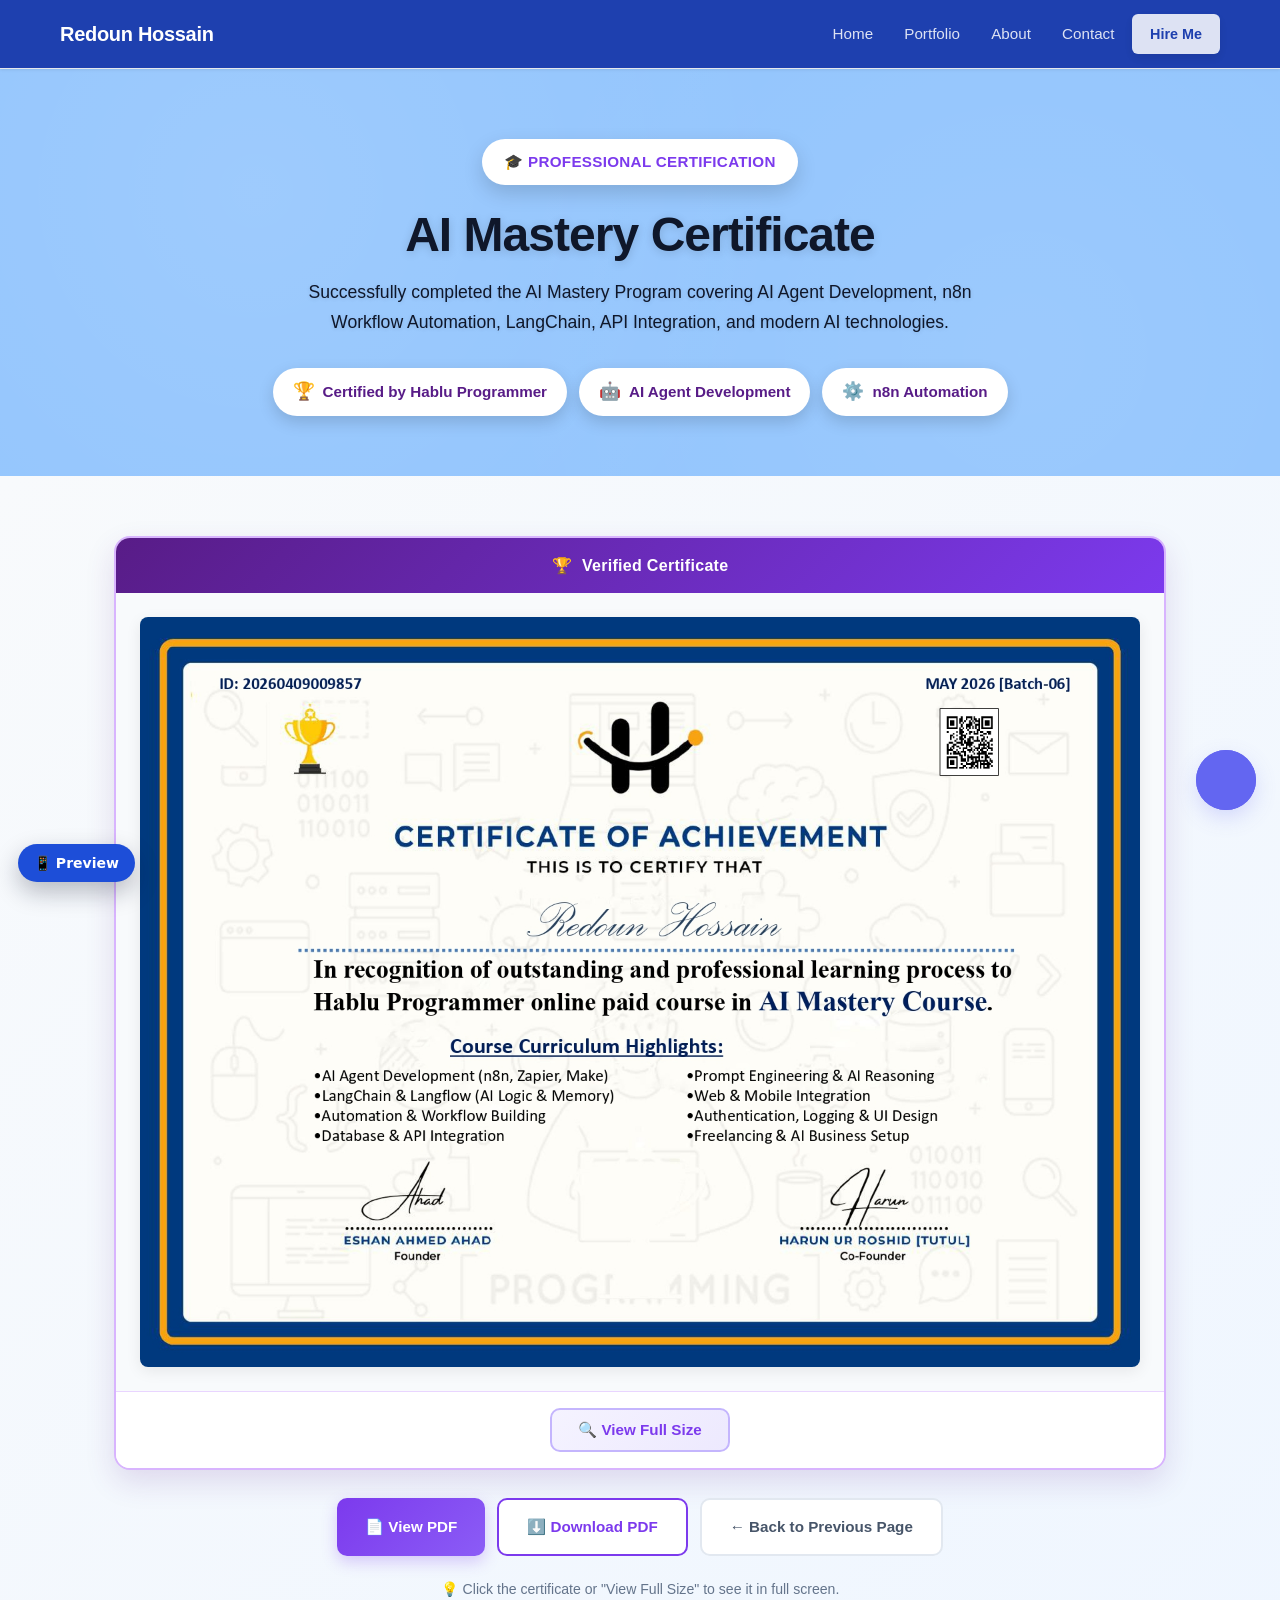
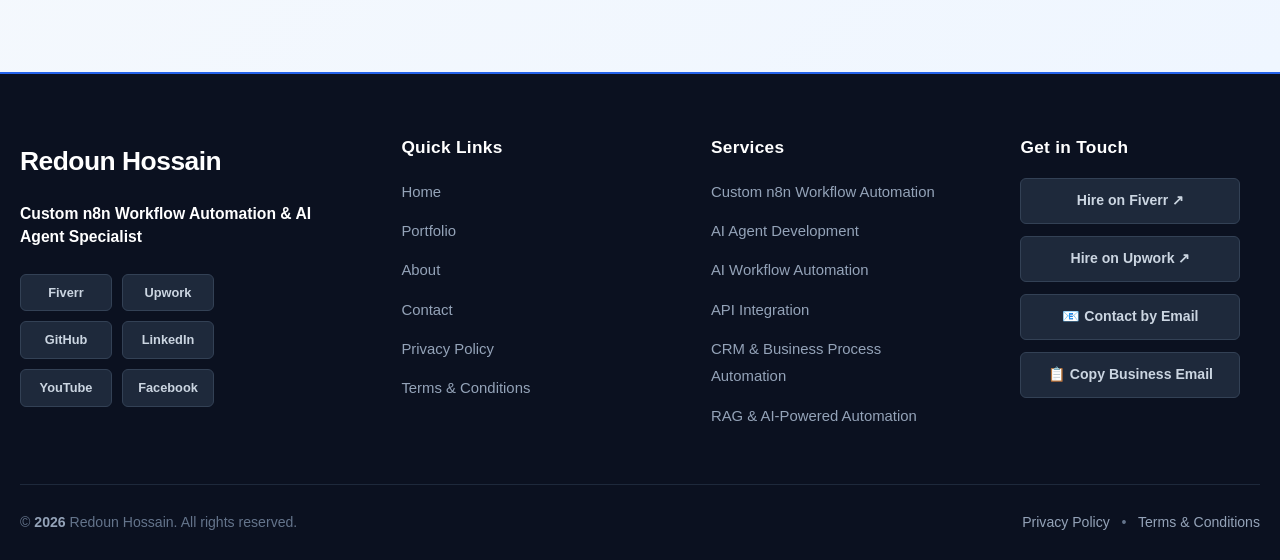
<file: certificate.html>
<!DOCTYPE html>
<html lang="en">
<head>
  <meta charset="UTF-8" />
  <meta name="viewport" content="width=device-width, initial-scale=1.0" />

  <title>AI Mastery Certificate | Redoun Hossain</title>
  <meta name="description" content="View Redoun Hossain's AI Mastery Certificate showcasing expertise in AI Agent Development, n8n Workflow Automation, LangChain, API Integration, and modern AI technologies." />

  <link rel="icon" href="images/favicon.ico" type="image/x-icon" />
  <link rel="stylesheet" href="css/style.css" />

  <style>
    /* ===================== HERO SECTION ===================== */
    .cert-hero{
      background:linear-gradient(135deg,#581c87 0%,#7c3aed 50%,#8b5cf6 100%);
      padding:70px 0 60px;
      text-align:center;
      color:#ffffff;
      position:relative;
      overflow:hidden;
    }

    .cert-hero::before{
      content:"";
      position:absolute;
      inset:0;
      background:radial-gradient(circle at 20% 30%, rgba(255,255,255,.10) 0%, transparent 50%),
                 radial-gradient(circle at 80% 70%, rgba(255,255,255,.08) 0%, transparent 50%);
      pointer-events:none;
    }

    .cert-hero-inner{
      max-width:900px;
      margin:0 auto;
      padding:0 24px;
      position:relative;
      z-index:1;
    }

    .cert-hero-badge{
      display:inline-block;
      background:#ffffff;
      color:#7c3aed;
      font-weight:900;
      font-size:.95rem;
      padding:10px 22px;
      border-radius:999px;
      letter-spacing:.3px;
      margin-bottom:22px;
      box-shadow:0 8px 20px rgba(0,0,0,.15);
      text-transform:uppercase;
    }

    .cert-hero h1{
      color:#ffffff;
      margin:0 0 16px;
      font-size:clamp(2rem,4.5vw,3rem);
      font-weight:900;
      letter-spacing:-.02em;
      line-height:1.15;
      text-shadow:0 2px 10px rgba(0,0,0,.15);
    }

    .cert-hero-sub{
      color:#ffffff;
      margin:0 auto 30px;
      font-size:1.1rem;
      line-height:1.7;
      max-width:720px;
      font-weight:500;
      text-shadow:0 1px 4px rgba(0,0,0,.12);
    }

    .cert-hero-stats{
      display:flex;
      flex-wrap:wrap;
      justify-content:center;
      gap:12px;
      margin-top:10px;
    }

    .cert-hero-stat{
      display:inline-flex;
      align-items:center;
      gap:8px;
      background:#ffffff;
      color:#581c87;
      padding:11px 20px;
      border-radius:999px;
      font-weight:800;
      font-size:.95rem;
      box-shadow:0 6px 16px rgba(0,0,0,.15);
      transition:.25s ease;
    }

    .cert-hero-stat:hover{
      transform:translateY(-2px);
      box-shadow:0 10px 22px rgba(0,0,0,.2);
    }

    .cert-hero-stat .stat-emoji{
      font-size:1.1rem;
      line-height:1;
    }

    /* ===================== CERTIFICATE CONTENT ===================== */
    .certificate-page{
      background:linear-gradient(135deg,#f8fafc 0%,#eff6ff 100%);
      padding:60px 0 70px;
    }

    .certificate-wrap{
      max-width:1100px;
      margin:0 auto;
      padding:0 24px;
    }

    .certificate-viewer{
      background:#ffffff;
      border:2px solid #d8b4fe;
      border-radius:16px;
      overflow:hidden;
      box-shadow:0 12px 30px rgba(88,28,135,.14);
    }

    .cert-toolbar{
      background:linear-gradient(135deg,#581c87 0%,#7c3aed 100%);
      padding:14px 22px;
      display:flex;
      align-items:center;
      justify-content:center;
      gap:10px;
    }

    .cert-toolbar-title{
      color:#ffffff;
      font-weight:800;
      font-size:1rem;
      display:flex;
      align-items:center;
      gap:10px;
      letter-spacing:.3px;
    }

    .cert-image-viewer{
      padding:24px;
      background:#f8fafc;
      display:flex;
      justify-content:center;
      align-items:center;
    }

    .certificate-image{
      display:block;
      width:100%;
      max-width:1000px;
      height:auto;
      border-radius:8px;
      box-shadow:0 4px 15px rgba(0,0,0,.08);
      cursor:zoom-in;
      transition:transform .3s ease;
    }

    .certificate-image:hover{
      transform:scale(1.01);
    }

    /* Card Footer - View Full Size button attached to card */
    .cert-card-footer{
      background:#ffffff;
      border-top:1px solid #e9d5ff;
      padding:16px 20px;
      display:flex;
      justify-content:center;
      align-items:center;
    }

    .cert-view-fullsize-btn{
      display:inline-flex;
      align-items:center;
      justify-content:center;
      gap:8px;
      background:linear-gradient(135deg,#f5f3ff 0%,#ede9fe 100%);
      color:#7c3aed;
      border:2px solid #c4b5fd;
      padding:11px 26px;
      border-radius:10px;
      font-weight:800;
      font-size:.95rem;
      text-decoration:none;
      cursor:pointer;
      transition:.25s ease;
      font-family:inherit;
    }

    .cert-view-fullsize-btn:hover{
      background:linear-gradient(135deg,#7c3aed 0%,#8b5cf6 100%);
      color:#ffffff;
      border-color:#7c3aed;
      transform:translateY(-2px);
      box-shadow:0 8px 18px rgba(124,58,237,.25);
    }

    /* Zoom modal */
    .cert-zoom-modal{
      display:none;
      position:fixed;
      inset:0;
      background:rgba(0,0,0,.92);
      z-index:9999;
      justify-content:center;
      align-items:center;
      padding:20px;
      cursor:zoom-out;
    }

    .cert-zoom-modal.active{
      display:flex;
    }

    .cert-zoom-modal img{
      max-width:100%;
      max-height:100%;
      object-fit:contain;
      border-radius:8px;
    }

    .cert-zoom-close{
      position:absolute;
      top:20px;
      right:20px;
      width:44px;
      height:44px;
      background:rgba(255,255,255,.15);
      color:#ffffff;
      border:none;
      border-radius:50%;
      font-size:1.4rem;
      cursor:pointer;
      display:flex;
      align-items:center;
      justify-content:center;
      transition:.25s ease;
      z-index:10000;
    }

    .cert-zoom-close:hover{
      background:rgba(255,255,255,.3);
    }

    .cert-zoom-hint{
      position:absolute;
      bottom:20px;
      left:50%;
      transform:translateX(-50%);
      background:rgba(255,255,255,.15);
      color:#ffffff;
      padding:8px 16px;
      border-radius:999px;
      font-size:.85rem;
      font-weight:600;
      pointer-events:none;
    }

    /* Bottom actions */
    .certificate-actions{
      display:flex;
      flex-wrap:wrap;
      justify-content:center;
      gap:12px;
      margin-top:28px;
    }

    .certificate-actions a,
    .certificate-actions button{
      display:inline-flex;
      align-items:center;
      justify-content:center;
      gap:8px;
      padding:14px 28px;
      border-radius:10px;
      font-weight:800;
      font-size:.95rem;
      text-decoration:none;
      transition:.25s ease;
      cursor:pointer;
      border:none;
      font-family:inherit;
    }

    .certificate-open-pdf{
      background:linear-gradient(135deg,#7c3aed 0%,#8b5cf6 100%);
      color:#ffffff;
      box-shadow:0 6px 15px rgba(124,58,237,.25);
    }

    .certificate-open-pdf:hover{
      transform:translateY(-2px);
      box-shadow:0 10px 20px rgba(124,58,237,.35);
    }

    .certificate-download{
      background:#ffffff;
      color:#7c3aed;
      border:2px solid #7c3aed !important;
    }

    .certificate-download:hover{
      background:#f5f3ff;
      transform:translateY(-2px);
    }

    .cert-back-btn{
      background:#ffffff;
      color:#475569;
      border:2px solid #e2e8f0 !important;
    }

    .cert-back-btn:hover{
      background:#f1f5f9;
      color:#1e293b;
      border-color:#cbd5e1 !important;
      transform:translateY(-2px);
    }

    .certificate-note{
      text-align:center;
      margin-top:22px !important;
      color:#64748b !important;
      font-size:.88rem;
    }

    /* ===================== MOBILE & TABLET ===================== */
    @media (max-width:1024px){
      /* Hide View PDF button on mobile & tablet */
      .cert-view-pdf-btn{
        display:none !important;
      }
    }

    @media (max-width:768px){
      .cert-hero{
        padding:55px 0 45px;
      }

      .cert-hero-badge{
        font-size:.85rem;
        padding:9px 18px;
      }

      .cert-hero-sub{
        font-size:1rem;
      }

      .certificate-page{
        padding:40px 0 50px;
      }

      .cert-image-viewer{
        padding:14px;
      }

      .cert-toolbar{
        padding:12px 16px;
      }

      .cert-toolbar-title{
        font-size:.92rem;
      }

      .cert-card-footer{
        padding:14px 16px;
      }

      .cert-view-fullsize-btn{
        width:100%;
        padding:12px 20px;
      }

      .certificate-actions{
        flex-direction:column;
        align-items:stretch;
      }

      .certificate-actions a,
      .certificate-actions button{
        width:100%;
      }

      .cert-hero-stats{
        gap:8px;
      }

      .cert-hero-stat{
        font-size:.85rem;
        padding:9px 16px;
      }

      .cert-hero-stat .stat-emoji{
        font-size:1rem;
      }
    }
  </style>
</head>

<body>

  <!-- ===================== HEADER ===================== -->
  <header class="site-header">
    <div class="container header-inner">
      <a href="index.html" class="logo">Redoun Hossain</a>
      <button class="hamburger" id="hamburger" aria-label="Open menu" aria-expanded="false">
        <span></span><span></span><span></span>
      </button>
      <nav class="nav-menu" id="nav-menu" aria-label="Main navigation">
        <ul>
          <li><a href="index.html">Home</a></li>
          <li><a href="portfolio.html">Portfolio</a></li>
          <li><a href="about.html">About</a></li>
          <li><a href="contact.html">Contact</a></li>
          <li><a href="contact.html" class="btn btn-primary nav-hire">Hire Me</a></li>
        </ul>
      </nav>
    </div>
  </header>
  <!-- ===================== END HEADER ===================== -->

  <main>

    <!-- ===================== HERO SECTION ===================== -->
    <section class="cert-hero">
      <div class="cert-hero-inner">
        <span class="cert-hero-badge">🎓 Professional Certification</span>
        <h1>AI Mastery Certificate</h1>
        <p class="cert-hero-sub">
          Successfully completed the AI Mastery Program covering AI Agent Development, n8n Workflow Automation, LangChain, API Integration, and modern AI technologies.
        </p>
        <div class="cert-hero-stats">
          <span class="cert-hero-stat"><span class="stat-emoji">🏆</span> Certified by Hablu Programmer</span>
          <span class="cert-hero-stat"><span class="stat-emoji">🤖</span> AI Agent Development</span>
          <span class="cert-hero-stat"><span class="stat-emoji">⚙️</span> n8n Automation</span>
        </div>
      </div>
    </section>
    <!-- ===================== END HERO ===================== -->

    <!-- ===================== CERTIFICATE CONTENT ===================== -->
    <section class="certificate-page">
      <div class="certificate-wrap">

        <!-- Certificate Card -->
        <div class="certificate-viewer">

          <!-- Toolbar -->
          <div class="cert-toolbar">
            <div class="cert-toolbar-title">
              <span>🏆</span>
              <span>Verified Certificate</span>
            </div>
          </div>

          <!-- Image Viewer -->
          <div class="cert-image-viewer">
            <img
              src="certificates/Redoun-Hossain-AI-Mastery-Certificate.jpg"
              alt="AI Mastery Certificate - Redoun Hossain"
              class="certificate-image"
              id="certImage"
              loading="eager"
            />
          </div>

          <!-- Card Footer - View Full Size (attached to card) -->
          <div class="cert-card-footer">
            <button type="button" class="cert-view-fullsize-btn" id="viewFullSizeBtn">
              🔍 View Full Size
            </button>
          </div>

        </div>

        <!-- Bottom Actions -->
        <div class="certificate-actions">
          <a class="certificate-open-pdf cert-view-pdf-btn" href="certificates/Redoun-Hossain-AI-Mastery-Certificate.pdf" target="_blank" rel="noopener noreferrer">
            📄 View PDF
          </a>
          <a class="certificate-download" href="certificates/Redoun-Hossain-AI-Mastery-Certificate.pdf" download>
            ⬇️ Download PDF
          </a>
          <button
            type="button"
            class="cert-back-btn"
            onclick="if(document.referrer){history.back();}else{window.location.href='index.html';}">
            ← Back to Previous Page
          </button>
        </div>

        <p class="certificate-note">
          💡 Click the certificate or "View Full Size" to see it in full screen.
        </p>

      </div>
    </section>
    <!-- ===================== END CERTIFICATE CONTENT ===================== -->

  </main>

  <!-- Zoom Modal -->
  <div class="cert-zoom-modal" id="certZoomModal">
    <button class="cert-zoom-close" id="certZoomClose" aria-label="Close">✕</button>
    <img src="certificates/Redoun-Hossain-AI-Mastery-Certificate.jpg" alt="Certificate Zoomed" />
    <div class="cert-zoom-hint">Click anywhere or press ESC to close</div>
  </div>


  <!-- ===================== FOOTER ===================== -->
  <footer class="site-footer">
    <style>
      .site-footer,.site-footer *{box-sizing:border-box;}
      .site-footer{background:#0b1120;color:#94a3b8;padding:65px 0 25px;border-top:2px solid #2563eb;}
      .site-footer .footer-wrapper{width:100%;max-width:1300px;margin:0 auto;padding-left:20px;padding-right:20px;}
      .site-footer .footer-grid{display:grid;grid-template-columns:1.3fr 1fr 1fr 1fr;gap:70px;align-items:start;}
      .site-footer .footer-grid>div{min-width:0;margin:0;padding:0;align-self:start;}
      .site-footer h4{color:#ffffff;font-size:1.08rem;font-weight:700;letter-spacing:.3px;line-height:1;margin:0 0 22px;}
      .site-footer .footer-brand{display:inline-block;text-decoration:none;color:#ffffff;font-size:1.65rem;font-weight:900;letter-spacing:-.5px;margin-bottom:18px;transition:.25s;}
      .site-footer .footer-brand:hover{color:#ffffff;opacity:1;}
      .site-footer .footer-desc{max-width:300px;font-size:.93rem;line-height:1.75;color:#94a3b8;margin:0 0 25px;}
      .site-footer .footer-desc strong{display:block;color:#ffffff;font-size:.98rem;font-weight:700;margin-bottom:12px;line-height:1.5;}
      .site-footer .social-buttons-grid{display:grid;grid-template-columns:repeat(2,92px);gap:10px;width:194px;}
      .site-footer .subtle-social-btn{display:block;width:92px;background:#1e293b;border:1px solid #334155;border-radius:6px;padding:7px 10px;color:#cbd5e1;font-size:.8rem;font-weight:600;text-decoration:none;text-align:center;transition:.25s;}
      .site-footer .subtle-social-btn:hover{background:#2563eb;border-color:#2563eb;color:#ffffff;}
      .site-footer .classic-list{list-style:none;padding:0;margin:0;}
      .site-footer .classic-list li{margin-bottom:12px;}
      .site-footer .classic-list li:last-child{margin-bottom:0;}
      .site-footer .classic-list a{color:#94a3b8;text-decoration:none;font-size:.93rem;transition:.25s;}
      .site-footer .classic-list a:hover{color:#ffffff;padding-left:4px;}
      .site-footer .footer-contact-buttons{display:flex;flex-direction:column;align-items:flex-start;gap:12px;width:100%;}
      .site-footer .footer-contact-buttons .subtle-social-btn{width:100%;max-width:220px;padding:10px 16px;font-size:.88rem;white-space:normal;text-align:center;}
      .site-footer .footer-bottom-slim{margin-top:55px;padding-top:25px;border-top:1px solid #1e293b;}
      .site-footer .footer-bottom-inner{display:flex;justify-content:space-between;align-items:center;gap:15px;flex-wrap:wrap;}
      .site-footer .footer-bottom-inner p{margin:0;font-size:.88rem;line-height:1.8;color:#64748b;}
      .site-footer .footer-bottom-inner span{color:#94a3b8;font-weight:600;}
      .site-footer .footer-bottom-inner a{color:#94a3b8;text-decoration:none;transition:.25s;}
      .site-footer .footer-bottom-inner a:hover{color:#ffffff;text-decoration:underline;}
      @media (min-width:769px) and (max-width:1100px){
        .site-footer .footer-wrapper{padding-left:20px;padding-right:20px;}
        .site-footer .footer-grid{grid-template-columns:1.2fr .9fr 1.1fr 1fr;gap:35px;}
      }
      @media (max-width:768px){
        .site-footer{padding:55px 0 20px;}
        .site-footer .footer-wrapper{padding-left:24px;padding-right:24px;}
        .site-footer .footer-grid{grid-template-columns:1fr;gap:40px;}
        .site-footer .social-buttons-grid{grid-template-columns:repeat(2,92px);width:194px;}
        .site-footer .footer-contact-buttons .subtle-social-btn{max-width:100%;}
        .site-footer .footer-bottom-inner{flex-direction:column;align-items:flex-start;gap:12px;}
      }
    </style>

    <div class="footer-wrapper">
      <div class="footer-grid">

        <div>
          <a href="index.html" class="footer-brand">Redoun Hossain</a>
          <p class="footer-desc">
            <strong>Custom n8n Workflow Automation &amp; AI Agent Specialist</strong>
          </p>
          <div class="social-buttons-grid">
            <a href="https://www.fiverr.com/redoun_hossain/" target="_blank" rel="noopener noreferrer" class="subtle-social-btn">Fiverr</a>
            <a href="https://www.upwork.com/freelancers/~0135d259d3bcdf2afe" target="_blank" rel="noopener noreferrer" class="subtle-social-btn">Upwork</a>
            <a href="https://github.com/redoun-hossain" target="_blank" rel="noopener noreferrer" class="subtle-social-btn">GitHub</a>
            <a href="https://www.linkedin.com/in/redoun-hossain" target="_blank" rel="noopener noreferrer" class="subtle-social-btn">LinkedIn</a>
            <a href="https://www.youtube.com/@RedounHossainAI" target="_blank" rel="noopener noreferrer" class="subtle-social-btn">YouTube</a>
            <a href="https://www.facebook.com/redoun.hossain" target="_blank" rel="noopener noreferrer" class="subtle-social-btn">Facebook</a>
          </div>
        </div>

        <div>
          <h4>Quick Links</h4>
          <ul class="classic-list">
            <li><a href="index.html">Home</a></li>
            <li><a href="portfolio.html">Portfolio</a></li>
            <li><a href="about.html">About</a></li>
            <li><a href="contact.html">Contact</a></li>
            <li><a href="legal.html">Privacy Policy</a></li>
            <li><a href="legal.html?tab=terms">Terms &amp; Conditions</a></li>
          </ul>
        </div>

        <div>
          <h4>Services</h4>
          <ul class="classic-list">
            <li><a href="portfolio.html">Custom n8n Workflow Automation</a></li>
            <li><a href="portfolio.html">AI Agent Development</a></li>
            <li><a href="portfolio.html">AI Workflow Automation</a></li>
            <li><a href="portfolio.html">API Integration</a></li>
            <li><a href="portfolio.html">CRM &amp; Business Process Automation</a></li>
            <li><a href="portfolio.html">RAG &amp; AI-Powered Automation</a></li>
          </ul>
        </div>

        <div>
          <h4>Get in Touch</h4>
          <div class="footer-contact-buttons">
            <a href="https://www.fiverr.com/redoun_hossain/" target="_blank" rel="noopener noreferrer" class="subtle-social-btn">Hire on Fiverr ↗</a>
            <a href="https://www.upwork.com/freelancers/~0135d259d3bcdf2afe" target="_blank" rel="noopener noreferrer" class="subtle-social-btn">Hire on Upwork ↗</a>
            <a href="mailto:ai.redounhossain@gmail.com?subject=Business%20Inquiry%20from%20Portfolio" class="subtle-social-btn">📧 Contact by Email</a>
            <a href="#" class="subtle-social-btn" onclick="navigator.clipboard.writeText('ai.redounhossain@gmail.com');alert('Business Email copied!\n\nai.redounhossain@gmail.com');return false;">📋 Copy Business Email</a>
          </div>
        </div>

      </div>

      <div class="footer-bottom-slim">
        <div class="footer-bottom-inner">
          <p>&copy; <span id="footer-year"></span> Redoun Hossain. All rights reserved.</p>
          <p><a href="legal.html">Privacy Policy</a> &nbsp; • &nbsp; <a href="legal.html?tab=terms">Terms &amp; Conditions</a></p>
        </div>
      </div>
    </div>
  </footer>
  <!-- ===================== END FOOTER ===================== -->

  <button class="back-to-top" id="backToTop" aria-label="Back to top">↑</button>

  <script src="js/main.js"></script>
  <script>
    document.getElementById("footer-year").textContent = new Date().getFullYear();

    // Zoom modal functionality
    const certImage = document.getElementById('certImage');
    const zoomModal = document.getElementById('certZoomModal');
    const zoomClose = document.getElementById('certZoomClose');
    const viewFullSizeBtn = document.getElementById('viewFullSizeBtn');

    function openZoom(){
      zoomModal.classList.add('active');
      document.body.style.overflow = 'hidden';
    }

    function closeZoom(){
      zoomModal.classList.remove('active');
      document.body.style.overflow = '';
    }

    if(certImage && zoomModal){
      // Click on image
      certImage.addEventListener('click', openZoom);

      // Click on View Full Size button
      if(viewFullSizeBtn){
        viewFullSizeBtn.addEventListener('click', openZoom);
      }

      // Click outside or on image in modal
      zoomModal.addEventListener('click', (e) => {
        if(e.target === zoomModal || e.target.tagName === 'IMG'){
          closeZoom();
        }
      });

      // Close button
      zoomClose.addEventListener('click', (e) => {
        e.stopPropagation();
        closeZoom();
      });

      // ESC key
      document.addEventListener('keydown', (e) => {
        if(e.key === 'Escape' && zoomModal.classList.contains('active')){
          closeZoom();
        }
      });
    }
  </script>

</body>
</html>
</file>
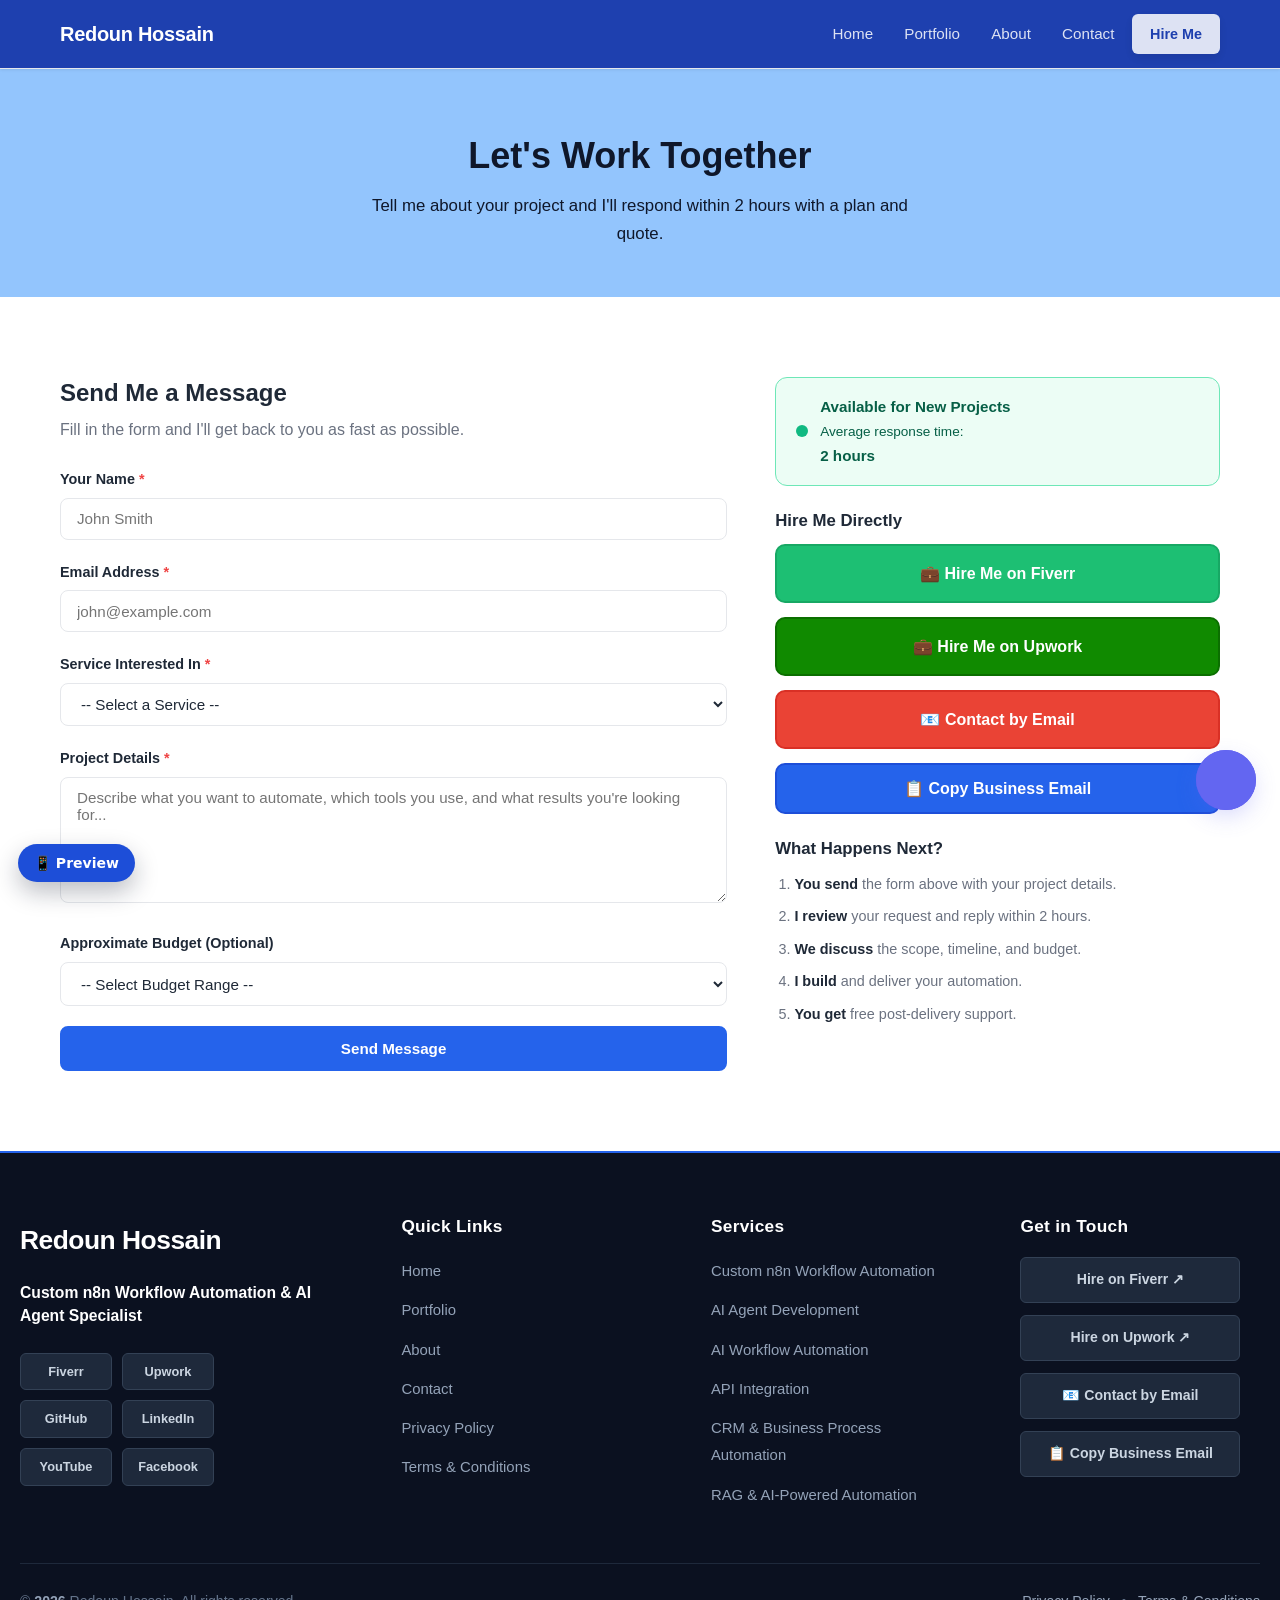
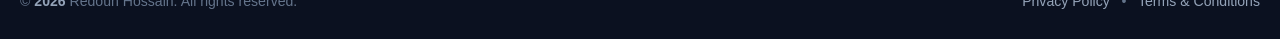
<file: contact.html>
<!DOCTYPE html>
<html lang="en">

<head>
  <meta charset="UTF-8" />
  <meta name="viewport" content="width=device-width, initial-scale=1.0" />

  <title>Contact | Redoun Hossain - Automation Expert</title>
  <meta name="description"
    content="Contact Redoun Hossain to discuss your custom n8n workflow, AI agent, RAG system, or business automation project." />
  <meta name="keywords"
    content="hire n8n freelancer, n8n workflow automation, AI agent development, RAG systems, business process automation" />
  <meta name="author" content="Redoun Hossain" />

  <link rel="icon" href="images/favicon.ico" type="image/x-icon" />
  <link rel="stylesheet" href="css/style.css" />
</head>

<body>

  <!-- ===================== HEADER ===================== -->
  <header class="site-header">
    <div class="container header-inner">
      <a href="index.html" class="logo">Redoun Hossain</a>
      <button class="hamburger" id="hamburger" aria-label="Open menu" aria-expanded="false">
        <span></span><span></span><span></span>
      </button>
      <nav class="nav-menu" id="nav-menu" aria-label="Main navigation">
        <ul>
          <li><a href="index.html">Home</a></li>
          <li><a href="portfolio.html">Portfolio</a></li>
          <li><a href="about.html">About</a></li>
          <li><a href="contact.html" class="active">Contact</a></li>
          <li><a href="contact.html" class="btn btn-primary nav-hire">Hire Me</a></li>
        </ul>
      </nav>
    </div>
  </header>
  <!-- ===================== END HEADER ===================== -->

  <main>
    <!-- ===================== PAGE HERO ===================== -->
    <section class="page-hero">
      <div class="container">
        <h1>Let's Work Together</h1>
        <p>Tell me about your project and I'll respond within 2 hours with a plan and quote.</p>
      </div>
    </section>
    <!-- ===================== END PAGE HERO ===================== -->

    <!-- ===================== CONTACT SECTION ===================== -->
    <section class="section contact-section">
      <div class="container contact-grid">

        <!-- ===== CONTACT FORM ===== -->
        <div class="contact-form-wrap">
          <h2>Send Me a Message</h2>
          <p>Fill in the form and I'll get back to you as fast as possible.</p>

          <!-- Contact form submissions are sent to the business email below. -->
          <form action="https://formsubmit.co/ai.redounhossain@gmail.com" method="POST" class="contact-form"
            id="contactForm" novalidate>

            <input type="hidden" name="_next"
              value="https://redoun-hossain.github.io/portfolio/contact.html?success=true" />
            <input type="hidden" name="_captcha" value="false" />
            <input type="hidden" name="_subject" value="New Project Inquiry from Portfolio Website" />
            <input type="text" name="_honey" style="display:none" />

            <div class="form-group">
              <label for="name">Your Name <span class="required">*</span></label>
              <input type="text" id="name" name="name" placeholder="John Smith" required autocomplete="name" />
              <span class="field-error" id="name-error"></span>
            </div>

            <div class="form-group">
              <label for="email">Email Address <span class="required">*</span></label>
              <input type="email" id="email" name="email" placeholder="john@example.com" required
                autocomplete="email" />
              <span class="field-error" id="email-error"></span>
            </div>

            <div class="form-group">
              <label for="service">Service Interested In <span class="required">*</span></label>
              <select id="service" name="service" required>
                <option value="" disabled selected>-- Select a Service --</option>
                <option value="Custom Workflow Automation">Custom Workflow Automation</option>
                <option value="AI Agents">AI Agents</option>
                <option value="RAG Systems">RAG Systems</option>
                <option value="Lead Generation Automation">Lead Generation Automation</option>
                <option value="WhatsApp & Messenger Automation">WhatsApp &amp; Messenger Automation</option>
                <option value="Voice AI Automation">Voice AI Automation</option>
                <option value="Invoice & Document Automation">Invoice &amp; Document Automation</option>
                <option value="CRM & Business Process Automation">CRM &amp; Business Process Automation</option>
                <option value="API & Webhook Integration">API &amp; Webhook Integration</option>
                <option value="Custom Automation Solution">Custom Automation Solution / Other</option>
              </select>
              <span class="field-error" id="service-error"></span>
            </div>

            <div class="form-group">
              <label for="message">Project Details <span class="required">*</span></label>
              <textarea id="message" name="message"
                placeholder="Describe what you want to automate, which tools you use, and what results you're looking for..."
                rows="6" required></textarea>
              <span class="field-error" id="message-error"></span>
            </div>

            <!-- ✅ Custom Budget option সহ -->
            <div class="form-group">
              <label for="budget">Approximate Budget (Optional)</label>
              <select id="budget" name="budget" onchange="toggleCustomBudget(this)">
                <option value="" disabled selected>-- Select Budget Range --</option>
                <option value="Under $100">Under $100</option>
                <option value="$100 - $300">$100 - $300</option>
                <option value="$300 - $500">$300 - $500</option>
                <option value="$500 - $1000">$500 - $1,000</option>
                <option value="Over $1000">Over $1,000</option>
                <option value="custom">💬 Custom Budget (Type Below)</option>
              </select>
            </div>

            <!-- ✅ Custom Budget input field (hidden by default) -->
            <div class="form-group" id="customBudgetField" style="display:none;">
              <label for="customBudget">Enter Your Custom Budget</label>
              <input type="text" id="customBudget" name="customBudget" placeholder="e.g., $250 or flexible budget" />
            </div>

            <script>
              function toggleCustomBudget(select) {
                var customField = document.getElementById('customBudgetField');
                if (select.value === 'custom') {
                  customField.style.display = 'block';
                } else {
                  customField.style.display = 'none';
                }
              }
            </script>

            <button type="submit" class="btn btn-primary btn-full" id="submitBtn">
              Send Message
            </button>

            <div class="form-success" id="formSuccess" style="display:none;">
              ✅ Thank you! Your message was sent. I'll reply within 2 hours.
            </div>
          </form>
        </div>

        <!-- ===== CONTACT INFO SIDEBAR ===== -->
        <div class="contact-info">
          <div class="availability-card">
            <div class="availability-dot"></div>
            <div>
              <strong>Available for New Projects</strong>
              <p>Average response time: <strong>2 hours</strong></p>
            </div>
          </div>

          <div class="direct-contact">

            <h3>Hire Me Directly</h3>

            <!-- Fiverr -->
            <a href="https://www.fiverr.com/redoun_hossain/" target="_blank" rel="noopener noreferrer"
              class="direct-btn" style="
        display:block;
        width:100%;
        background:#1DBF73;
        color:#ffffff;
        border:2px solid #17A864;
        border-radius:10px;
        padding:14px 18px;
        font-size:16px;
        font-weight:700;
        text-align:center;
        text-decoration:none;
        margin-bottom:14px;
        box-sizing:border-box;
        transition:all .25s ease;
     " onmouseover="this.style.background='#17A864';this.style.transform='translateY(-2px)'"
              onmouseout="this.style.background='#1DBF73';this.style.transform='translateY(0)'">
              💼 Hire Me on Fiverr
            </a>

            <!-- Upwork -->
            <a href="https://www.upwork.com/freelancers/~0135d259d3bcdf2afe" target="_blank" rel="noopener noreferrer"
              class="direct-btn" style="
        display:block;
        width:100%;
        background:#108A00;
        color:#ffffff;
        border:2px solid #0B6F00;
        border-radius:10px;
        padding:14px 18px;
        font-size:16px;
        font-weight:700;
        text-align:center;
        text-decoration:none;
        margin-bottom:14px;
        box-sizing:border-box;
        transition:all .25s ease;
     " onmouseover="this.style.background='#0B6F00';this.style.transform='translateY(-2px)'"
              onmouseout="this.style.background='#108A00';this.style.transform='translateY(0)'">
              💼 Hire Me on Upwork
            </a>

            <!-- Gmail -->
            <a href="mailto:ai.redounhossain@gmail.com?subject=Business%20Inquiry%20%7C%20Portfolio%20Website&amp;body=Hello%20Redoun%20Hossain%2C%0D%0A%0D%0AI%20found%20your%20portfolio%20and%20I%27m%20interested%20in%20discussing%20a%20project%20with%20you.%0D%0A%0D%0AProject%20Details%3A%0D%0ABudget%3A%0D%0ATimeline%3A%0D%0A%0D%0ABest%20Regards%2C"
              class="direct-btn" style="
        display:block;
        width:100%;
        background:#EA4335;
        color:#ffffff;
        border:2px solid #D93025;
        border-radius:10px;
        padding:14px 18px;
        font-size:16px;
        font-weight:700;
        text-align:center;
        text-decoration:none;
        margin-bottom:14px;
        box-sizing:border-box;
        transition:all .25s ease;
     " onmouseover="this.style.background='#D93025';this.style.transform='translateY(-2px)'"
              onmouseout="this.style.background='#EA4335';this.style.transform='translateY(0)'">
              📧 Contact by Email
            </a>

            <!-- Copy Email -->
            <button
              onclick="navigator.clipboard.writeText('ai.redounhossain@gmail.com').then(function(){alert('✅ Business Email copied!\n\nai.redounhossain@gmail.com');});"
              class="direct-btn" style="
        display:block;
        width:100%;
        background:#2563EB;
        color:#ffffff;
        border:2px solid #1D4ED8;
        border-radius:10px;
        padding:14px 18px;
        font-size:16px;
        font-weight:700;
        text-align:center;
        cursor:pointer;
        box-sizing:border-box;
        transition:all .25s ease;
     " onmouseover="this.style.background='#1D4ED8';this.style.transform='translateY(-2px)'"
              onmouseout="this.style.background='#2563EB';this.style.transform='translateY(0)'">
              📋 Copy Business Email
            </button>

          </div>

          <div class="contact-faq">
            <h3>What Happens Next?</h3>
            <ol>
              <li><strong>You send</strong> the form above with your project details.</li>
              <li><strong>I review</strong> your request and reply within 2 hours.</li>
              <li><strong>We discuss</strong> the scope, timeline, and budget.</li>
              <li><strong>I build</strong> and deliver your automation.</li>
              <li><strong>You get</strong> free post-delivery support.</li>
            </ol>
          </div>
        </div>
      </div>
    </section>
  </main>

  <!-- ===================== FOOTER ===================== -->
<footer class="site-footer">

<style>
.site-footer,
.site-footer *{
box-sizing:border-box;
}

.site-footer{
background:#0b1120;
color:#94a3b8;
padding:65px 0 25px;
border-top:2px solid #2563eb;
}

.site-footer .footer-wrapper{
width:100%;
max-width:1300px;
margin:0 auto;
padding-left:20px;
padding-right:20px;
}

.site-footer .footer-grid{
display:grid;
grid-template-columns:1.3fr 1fr 1fr 1fr;
gap:70px;
align-items:start;
}

.site-footer .footer-grid>div{
min-width:0;
margin:0;
padding:0;
align-self:start;
}

/* ================= Heading ================= */

.site-footer h4{
color:#ffffff;
font-size:1.08rem;
font-weight:700;
letter-spacing:.3px;
line-height:1;
margin:0 0 22px;
}

/* ================= Brand ================= */

.site-footer .footer-brand{
display:inline-block;
text-decoration:none;
color:#ffffff;
font-size:1.65rem;
font-weight:900;
letter-spacing:-.5px;
margin-bottom:18px;
transition:.25s;
}

.site-footer .footer-brand:hover{
color:#ffffff;
opacity:1;
}

.site-footer .footer-desc{
max-width:300px;
font-size:.93rem;
line-height:1.75;
color:#94a3b8;
margin:0 0 25px;
}

.site-footer .footer-desc strong{
display:block;
color:#ffffff;
font-size:.98rem;
font-weight:700;
margin-bottom:12px;
line-height:1.5;
}

/* ================= Social Buttons ================= */

.site-footer .social-buttons-grid{
display:grid;
grid-template-columns:repeat(2,92px);
gap:10px;
width:194px;
}

.site-footer .subtle-social-btn{
display:block;
width:92px;
background:#1e293b;
border:1px solid #334155;
border-radius:6px;
padding:7px 10px;
color:#cbd5e1;
font-size:.8rem;
font-weight:600;
text-decoration:none;
text-align:center;
transition:.25s;
}

.site-footer .subtle-social-btn:hover{
background:#2563eb;
border-color:#2563eb;
color:#ffffff;
}

/* ================= Lists ================= */

.site-footer .classic-list{
list-style:none;
padding:0;
margin:0;
}

.site-footer .classic-list li{
margin-bottom:12px;
}

.site-footer .classic-list li:last-child{
margin-bottom:0;
}

.site-footer .classic-list a{
color:#94a3b8;
text-decoration:none;
font-size:.93rem;
transition:.25s;
}

.site-footer .classic-list a:hover{
color:#ffffff;
padding-left:4px;
}

/* ================= Contact Buttons ================= */

.site-footer .footer-contact-buttons{
display:flex;
flex-direction:column;
align-items:flex-start;
gap:12px;
width:100%;
}

.site-footer .footer-contact-buttons .subtle-social-btn{
width:100%;
max-width:220px;
padding:10px 16px;
font-size:.88rem;
white-space:normal;
text-align:center;
}

/* ================= Footer Bottom ================= */

.site-footer .footer-bottom-slim{
margin-top:55px;
padding-top:25px;
border-top:1px solid #1e293b;
}

.site-footer .footer-bottom-inner{
display:flex;
justify-content:space-between;
align-items:center;
gap:15px;
flex-wrap:wrap;
}

.site-footer .footer-bottom-inner p{
margin:0;
font-size:.88rem;
line-height:1.8;
color:#64748b;
}

.site-footer .footer-bottom-inner span{
color:#94a3b8;
font-weight:600;
}

.site-footer .footer-bottom-inner a{
color:#94a3b8;
text-decoration:none;
transition:.25s;
}

.site-footer .footer-bottom-inner a:hover{
color:#ffffff;
text-decoration:underline;
}

/* ================= Responsive ================= */

@media (min-width:769px) and (max-width:1100px){

.site-footer .footer-wrapper{
padding-left:20px;
padding-right:20px;
}

.site-footer .footer-grid{
grid-template-columns:1.2fr .9fr 1.1fr 1fr;
gap:35px;
}

}

@media (max-width:768px){

.site-footer{
padding:55px 0 20px;
}

.site-footer .footer-wrapper{
padding-left:24px;
padding-right:24px;
}

.site-footer .footer-grid{
grid-template-columns:1fr;
gap:40px;
}

.site-footer .social-buttons-grid{
grid-template-columns:repeat(2,92px);
width:194px;
}

.site-footer .footer-contact-buttons .subtle-social-btn{
max-width:100%;
}

.site-footer .footer-bottom-inner{
flex-direction:column;
align-items:flex-start;
gap:12px;
}

}

</style>

<div class="footer-wrapper">

  <div class="footer-grid">

    <!-- ================= Brand ================= -->

    <div>

      <a href="index.html" class="footer-brand">
        Redoun Hossain
      </a>

      <p class="footer-desc">

        <strong>
          Custom n8n Workflow Automation &amp; AI Agent Specialist
        </strong>

      </p>

      <div class="social-buttons-grid">

        <a href="https://www.fiverr.com/redoun_hossain/"
           target="_blank"
           rel="noopener noreferrer"
           class="subtle-social-btn">
          Fiverr
        </a>

        <a href="https://www.upwork.com/freelancers/~0135d259d3bcdf2afe"
           target="_blank"
           rel="noopener noreferrer"
           class="subtle-social-btn">
          Upwork
        </a>

        <a href="https://github.com/redoun-hossain"
           target="_blank"
           rel="noopener noreferrer"
           class="subtle-social-btn">
          GitHub
        </a>

        <a href="https://www.linkedin.com/in/redoun-hossain"
           target="_blank"
           rel="noopener noreferrer"
           class="subtle-social-btn">
          LinkedIn
        </a>

        <a href="https://www.youtube.com/@RedounHossainAI"
           target="_blank"
           rel="noopener noreferrer"
           class="subtle-social-btn">
          YouTube
        </a>

        <a href="https://www.facebook.com/redoun.hossain"
           target="_blank"
           rel="noopener noreferrer"
           class="subtle-social-btn">
          Facebook
        </a>

      </div>

    </div>

    <!-- ================= Quick Links ================= -->

    <div>

      <h4>Quick Links</h4>

      <ul class="classic-list">

        <li>
          <a href="index.html">Home</a>
        </li>

        <li>
          <a href="portfolio.html">Portfolio</a>
        </li>

        <li>
          <a href="about.html">About</a>
        </li>

        <li>
          <a href="contact.html">Contact</a>
        </li>

        <li>
          <a href="legal.html">Privacy Policy</a>
        </li>

        <li>
          <a href="legal.html?tab=terms">Terms &amp; Conditions</a>
        </li>

      </ul>

    </div>

        <!-- ================= Services ================= -->

    <div>

      <h4>Services</h4>

      <ul class="classic-list">

        <li>
          <a href="portfolio.html">
            Custom n8n Workflow Automation
          </a>
        </li>

        <li>
          <a href="portfolio.html">
            AI Agent Development
          </a>
        </li>

        <li>
          <a href="portfolio.html">
            AI Workflow Automation
          </a>
        </li>

        <li>
          <a href="portfolio.html">
            API Integration
          </a>
        </li>

        <li>
          <a href="portfolio.html">
            CRM & Business Process Automation
          </a>
        </li>

        <li>
          <a href="portfolio.html">
            RAG & AI-Powered Automation
          </a>
        </li>

      </ul>

    </div>

    <!-- ================= Get in Touch ================= -->

    <div>

      <h4>Get in Touch</h4>

      <div class="footer-contact-buttons">

        <a href="https://www.fiverr.com/redoun_hossain/"
           target="_blank"
           rel="noopener noreferrer"
           class="subtle-social-btn">
          Hire on Fiverr ↗
        </a>

        <a href="https://www.upwork.com/freelancers/~0135d259d3bcdf2afe"
           target="_blank"
           rel="noopener noreferrer"
           class="subtle-social-btn">
          Hire on Upwork ↗
        </a>

        <a href="mailto:ai.redounhossain@gmail.com?subject=Business%20Inquiry%20from%20Portfolio"
           class="subtle-social-btn">
          📧 Contact by Email
        </a>

        <a href="#"
           class="subtle-social-btn"
           onclick="navigator.clipboard.writeText('ai.redounhossain@gmail.com');alert('Business Email copied!\n\nai.redounhossain@gmail.com');return false;">
          📋 Copy Business Email
        </a>

      </div>

    </div>

  </div>

      <!-- ================= Footer Bottom ================= -->

    <div class="footer-bottom-slim">
      <div class="footer-bottom-inner">
        <p>&copy; <span id="footer-year"></span> Redoun Hossain. All rights reserved.</p>
        <p><a href="legal.html">Privacy Policy</a> &nbsp; • &nbsp; <a href="legal.html?tab=terms">Terms &amp; Conditions</a></p>
      </div>
    </div>
  </div>

</footer>
<!-- ===================== END FOOTER ===================== -->



<!-- ===================== Back To Top ===================== -->

<button
  class="back-to-top"
  id="backToTop"
  aria-label="Back to top">
  ↑
</button>



<!-- ===================== Scripts ===================== -->

<script src="js/main.js"></script>

<script>

document.getElementById("footer-year").textContent =
new Date().getFullYear();

</script>

</body>
</html>
</file>
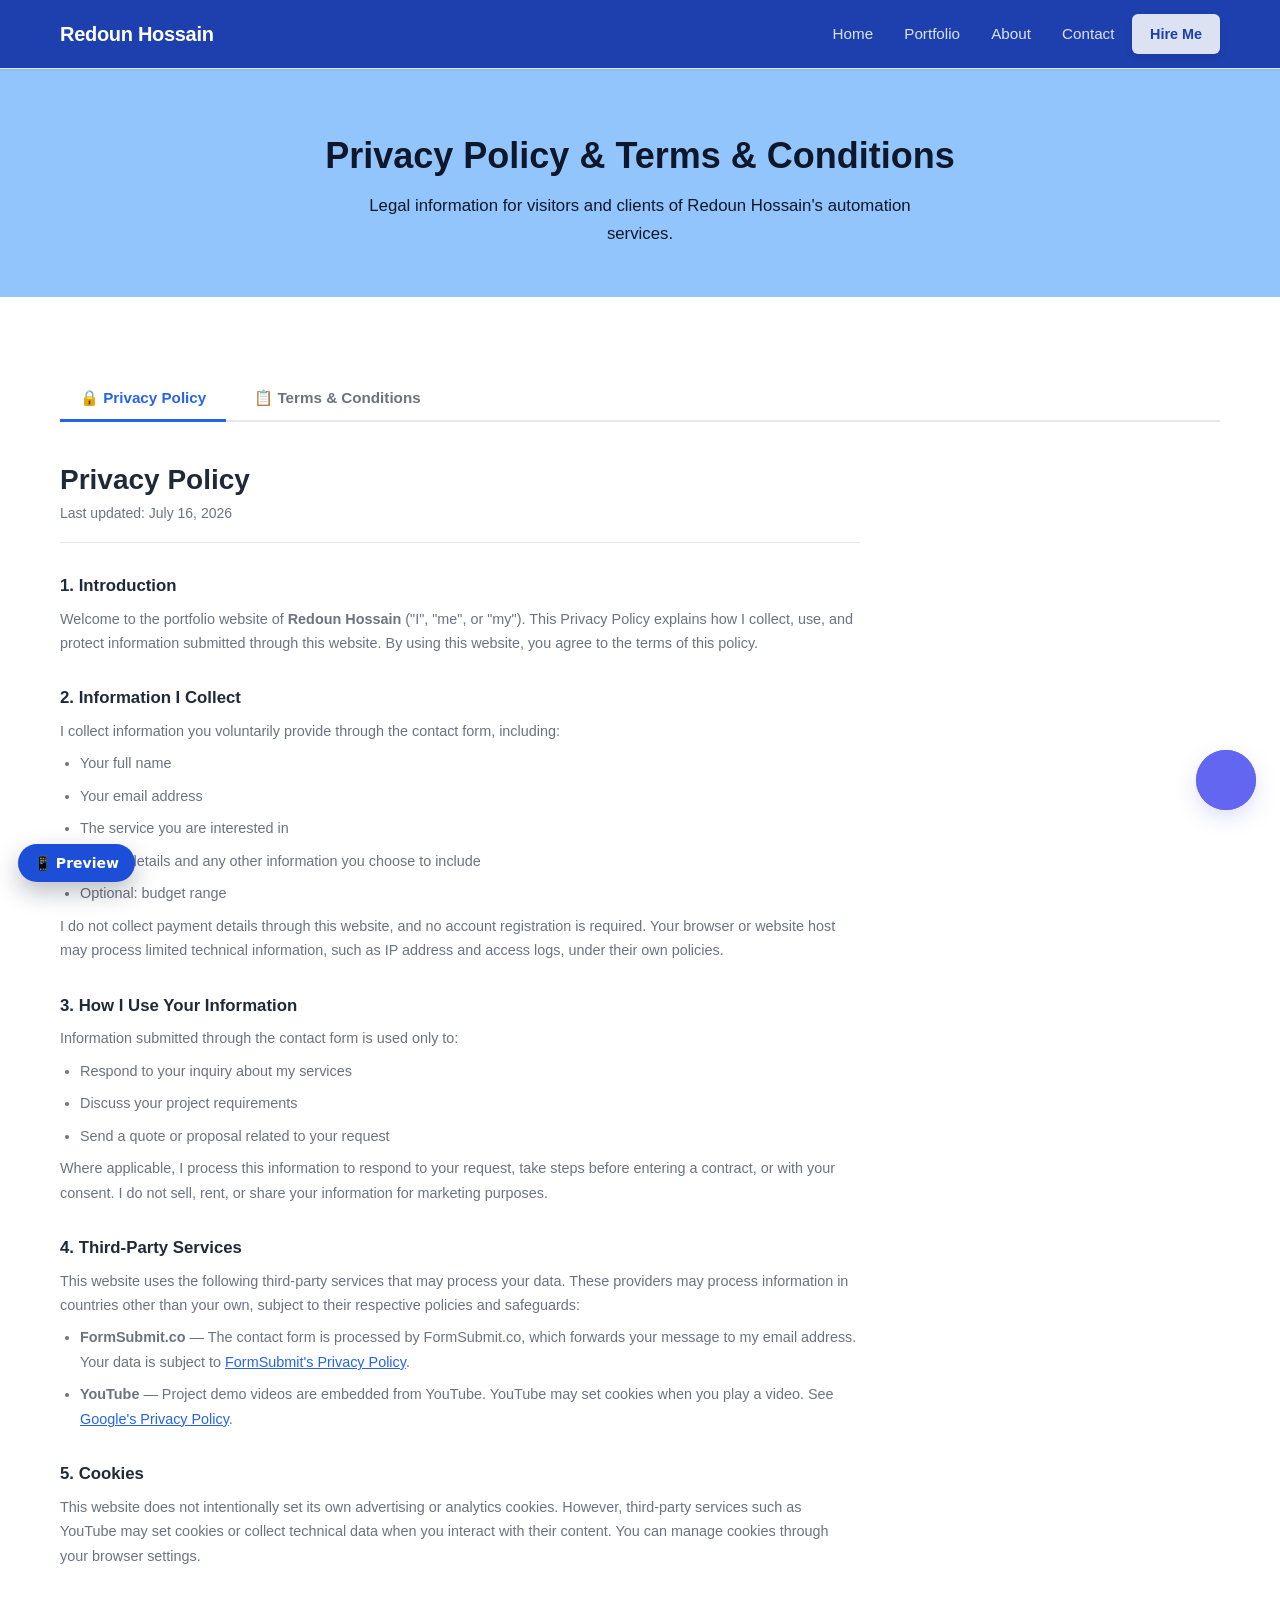
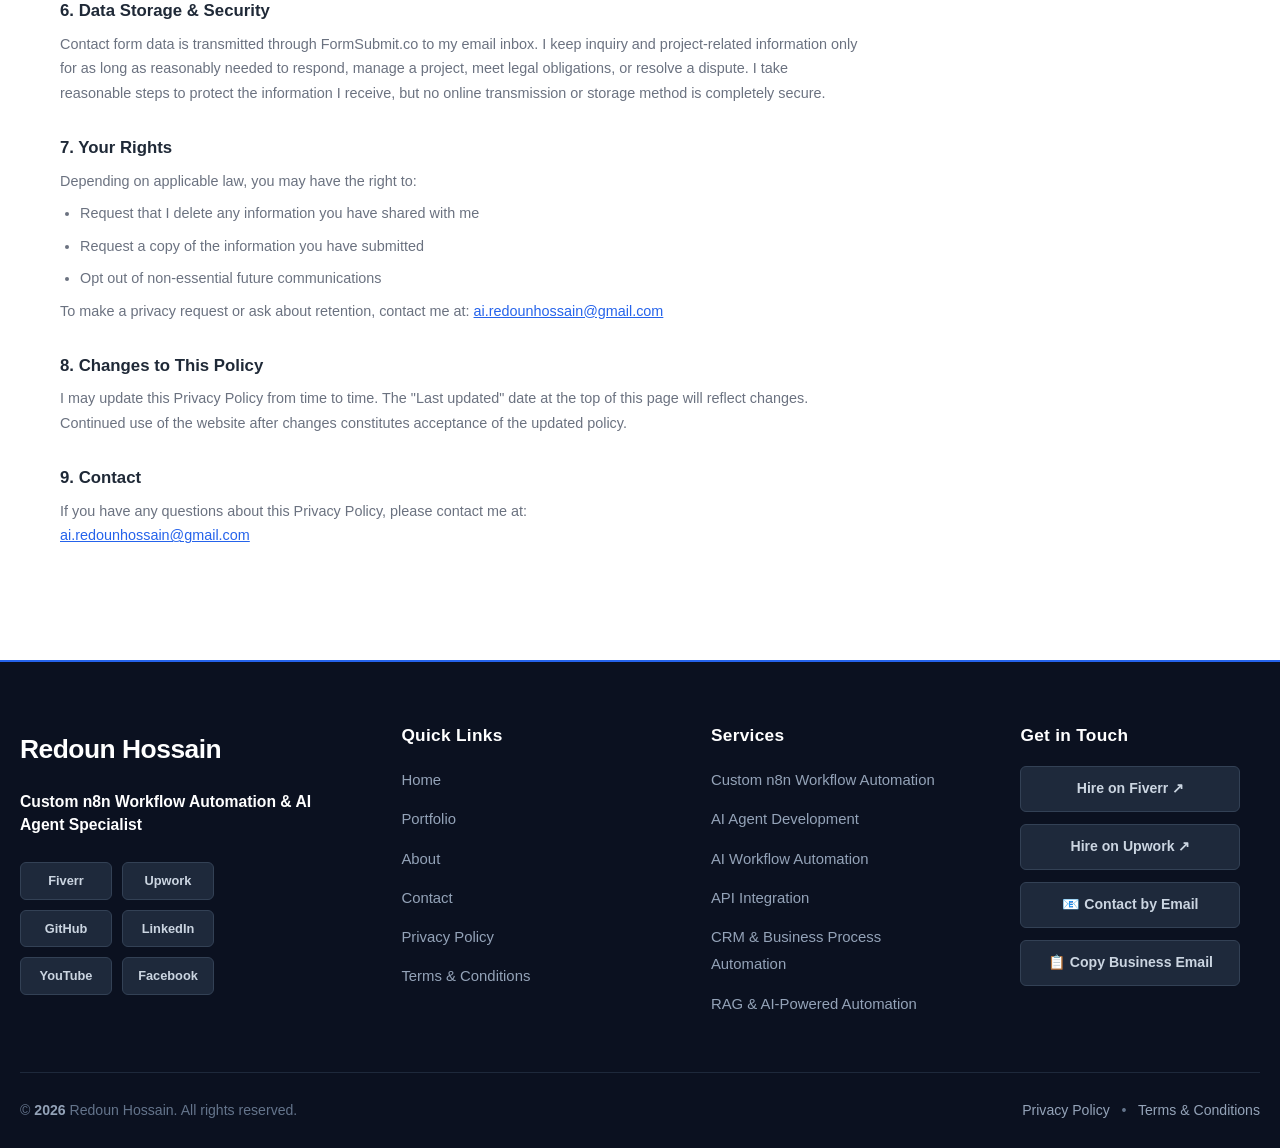
<file: legal.html>
<!DOCTYPE html>
<html lang="en">
<head>
  <meta charset="UTF-8" />
  <meta name="viewport" content="width=device-width, initial-scale=1.0" />

  <title>Privacy Policy & Terms & Conditions | Redoun Hossain</title>
  <meta name="description" content="Privacy Policy and Terms & Conditions for Redoun Hossain's automation services. Understand how your data is used and service terms." />
  <meta name="author" content="Redoun Hossain" />
  <!-- Prevent search engines from indexing this legal page if you prefer -->
  <!-- <meta name="robots" content="noindex" /> -->

  <link rel="stylesheet" href="css/style.css" />
</head>
<body>

  <!-- ===================== HEADER ===================== -->
  <header class="site-header">
    <div class="container header-inner">
      <a href="index.html" class="logo">Redoun Hossain</a>
      <button class="hamburger" id="hamburger" aria-label="Open menu" aria-expanded="false">
        <span></span><span></span><span></span>
      </button>
      <nav class="nav-menu" id="nav-menu" aria-label="Main navigation">
        <ul>
          <li><a href="index.html">Home</a></li>
          <li><a href="portfolio.html">Portfolio</a></li>
          <li><a href="about.html">About</a></li>
          <li><a href="contact.html">Contact</a></li>
          <li><a href="contact.html" class="btn btn-primary nav-hire">Hire Me</a></li>
        </ul>
      </nav>
    </div>
  </header>
  <!-- ===================== END HEADER ===================== -->


  <main>

    <!-- ===================== PAGE HERO ===================== -->
    <section class="page-hero">
      <div class="container">
        <h1>Privacy Policy &amp; Terms &amp; Conditions</h1>
        <p>Legal information for visitors and clients of Redoun Hossain's automation services.</p>
      </div>
    </section>
    <!-- ===================== END PAGE HERO ===================== -->


    <!-- ===================== LEGAL TABS ===================== -->
    <section class="section legal-section">
      <div class="container">

        <!-- ⚠️ IMPORTANT NOTE FOR WEBSITE OWNER:
             Please review all legal text before publishing your website.
             This is a template — customize it to accurately reflect your services.
             Consider consulting a lawyer if your business requires formal legal documents. -->

        <!-- Legal Tab Buttons -->
        <div class="tab-buttons legal-tabs" role="tablist" aria-label="Legal sections">
          <button class="tab-btn active" role="tab" aria-selected="true"  data-tab="privacy" aria-controls="tab-privacy">🔒 Privacy Policy</button>
          <button class="tab-btn"        role="tab" aria-selected="false" data-tab="terms"   aria-controls="tab-terms">📋 Terms &amp; Conditions</button>
        </div>

        <!-- ==================== PRIVACY POLICY TAB ==================== -->
        <div class="tab-content legal-content active" id="tab-privacy" role="tabpanel">

          <div class="legal-header">
            <h2>Privacy Policy</h2>
            <!-- ✏️ Update the date when you last changed this policy -->
            <p class="legal-date">Last updated: July 16, 2026</p>
          </div>

          <div class="legal-body">

            <div class="legal-block">
              <h3>1. Introduction</h3>
              <p>
                Welcome to the portfolio website of <strong>Redoun Hossain</strong> ("I", "me", or "my").
                This Privacy Policy explains how I collect, use, and protect information submitted
                through this website. By using this website, you agree to the terms of this policy.
              </p>
            </div>

            <div class="legal-block">
              <h3>2. Information I Collect</h3>
              <p>I collect information you voluntarily provide through the contact form, including:</p>
              <ul>
                <li>Your full name</li>
                <li>Your email address</li>
                <li>The service you are interested in</li>
                <li>Project details and any other information you choose to include</li>
                <li>Optional: budget range</li>
              </ul>
              <p>I do not collect payment details through this website, and no account registration is required. Your browser or website host may process limited technical information, such as IP address and access logs, under their own policies.</p>
            </div>

            <div class="legal-block">
              <h3>3. How I Use Your Information</h3>
              <p>Information submitted through the contact form is used only to:</p>
              <ul>
                <li>Respond to your inquiry about my services</li>
                <li>Discuss your project requirements</li>
                <li>Send a quote or proposal related to your request</li>
              </ul>
              <p>Where applicable, I process this information to respond to your request, take steps before entering a contract, or with your consent. I do not sell, rent, or share your information for marketing purposes.</p>
            </div>

            <div class="legal-block">
              <h3>4. Third-Party Services</h3>
              <p>This website uses the following third-party services that may process your data. These providers may process information in countries other than your own, subject to their respective policies and safeguards:</p>
              <ul>
                <li>
                  <strong>FormSubmit.co</strong> — The contact form is processed by FormSubmit.co,
                  which forwards your message to my email address. Your data is subject to
                  <a href="https://formsubmit.co/privacy.pdf" target="_blank" rel="noopener">FormSubmit's Privacy Policy</a>.
                </li>
                <li>
                  <strong>YouTube</strong> — Project demo videos are embedded from YouTube. YouTube
                  may set cookies when you play a video. See
                  <a href="https://policies.google.com/privacy" target="_blank" rel="noopener">Google's Privacy Policy</a>.
                </li>
              </ul>
            </div>

            <div class="legal-block">
              <h3>5. Cookies</h3>
              <p>
                This website does not intentionally set its own advertising or analytics cookies. However,
                third-party services such as YouTube may set cookies or collect technical data when you
                interact with their content. You can manage cookies through your browser settings.
              </p>
            </div>

            <div class="legal-block">
              <h3>6. Data Storage &amp; Security</h3>
              <p>
                Contact form data is transmitted through FormSubmit.co to my email inbox. I keep inquiry
                and project-related information only for as long as reasonably needed to respond, manage
                a project, meet legal obligations, or resolve a dispute. I take reasonable steps to protect
                the information I receive, but no online transmission or storage method is completely secure.
              </p>
            </div>

            <div class="legal-block">
              <h3>7. Your Rights</h3>
              <p>Depending on applicable law, you may have the right to:</p>
              <ul>
                <li>Request that I delete any information you have shared with me</li>
                <li>Request a copy of the information you have submitted</li>
                <li>Opt out of non-essential future communications</li>
              </ul>
              <p>
                To make a privacy request or ask about retention, contact me at:
                <!-- ✏️ Replace with your real email -->
                <a href="mailto:ai.redounhossain@gmail.com">ai.redounhossain@gmail.com</a>
              </p>
            </div>

            <div class="legal-block">
              <h3>8. Changes to This Policy</h3>
              <p>
                I may update this Privacy Policy from time to time. The "Last updated" date at the
                top of this page will reflect changes. Continued use of the website after changes
                constitutes acceptance of the updated policy.
              </p>
            </div>

            <div class="legal-block">
              <h3>9. Contact</h3>
              <p>
                If you have any questions about this Privacy Policy, please contact me at:<br />
                <!-- ✏️ Replace with your real email -->
                <a href="mailto:ai.redounhossain@gmail.com">ai.redounhossain@gmail.com</a>
              </p>
            </div>

          </div>
        </div>
        <!-- ==================== END PRIVACY POLICY TAB ==================== -->


        <!-- ==================== TERMS & CONDITIONS TAB ==================== -->
        <div class="tab-content legal-content" id="tab-terms" role="tabpanel">

          <div class="legal-header">
            <h2>Terms &amp; Conditions</h2>
            <!-- ✏️ Update the date when you last changed these terms -->
            <p class="legal-date">Last updated: July 16, 2026</p>
          </div>

          <div class="legal-body">


            <div class="legal-block">
              <h3>1. Agreement</h3>
              <p>
                By hiring me or contacting me through this website, you ("Client") agree to the
                following Terms &amp; Conditions. These terms apply to all automation services
                provided by <strong>Redoun Hossain</strong> ("Freelancer").
              </p>
            </div>

            <div class="legal-block">
              <h3>2. Service Scope</h3>
              <p>
                Each project begins with a clearly defined scope agreed upon by both parties before
                work starts. The scope includes:
              </p>
              <ul>
                <li>A description of the workflow or automation to be built</li>
                <li>The tools and platforms involved</li>
                <li>The expected deliverables and outcomes</li>
              </ul>
              <p>Any work outside the agreed scope will be treated as a new project or change request and may incur additional fees.</p>
            </div>

            <div class="legal-block">
              <h3>3. Delivery Timeline</h3>
              <p>
                Any delivery date is an estimate unless a written project agreement says otherwise.
                Delivery depends on the agreed scope, timely access to required accounts and credentials,
                and the availability of third-party services. Delays outside my reasonable control may
                change the estimated delivery date.
              </p>
            </div>

            <div class="legal-block">
              <h3>4. Revision Policy</h3>
              <p>
                Revision scope, number of revisions, and any related fees are set out in the relevant
                proposal, platform order, or written project agreement. Work outside the agreed scope
                may require a separate quote and timeline.
              </p>
            </div>

            <div class="legal-block">
              <h3>5. Payment Terms</h3>
              <p>
                Fees, payment schedule, currency, and delivery conditions are stated in the applicable
                proposal, invoice, platform order, or written project agreement. Payments made through
                Fiverr or Upwork are also subject to those platforms' rules.
              </p>
            </div>

            <div class="legal-block">
              <h3>6. Refund Policy</h3>
              <p>
                Refunds, cancellations, and any payment adjustments are handled under the applicable
                proposal, written project agreement, or platform policy. Platform orders are governed
                by the relevant platform's dispute and refund procedures.
              </p>
            </div>

            <div class="legal-block">
              <h3>7. Client Responsibilities</h3>
              <p>The Client agrees to:</p>
              <ul>
                <li>Provide clear project requirements and examples where possible</li>
                <li>Provide timely access to necessary accounts, APIs, and credentials</li>
                <li>Review deliverables and report issues within the timeframe agreed for the project</li>
                <li>Ensure they have legal rights to use all third-party platforms and APIs involved</li>
              </ul>
            </div>

            <div class="legal-block">
              <h3>8. Intellectual Property</h3>
              <p>
                Ownership, licences, reuse rights, and permission to showcase work are determined by
                the applicable written project agreement or platform order. Unless agreed otherwise,
                I retain rights in my pre-existing templates, frameworks, reusable components, and
                general know-how.
              </p>
            </div>

            <div class="legal-block">
              <h3>9. Confidentiality</h3>
              <p>
                I will treat Client credentials, API keys, business data, and project details as
                confidential and use them only to provide the agreed services. I may disclose information
                where required by law, necessary to use an approved third-party service, or authorised
                by the Client.
              </p>
            </div>

            <div class="legal-block">
              <h3>10. Limitation of Liability</h3>
              <p>
                To the maximum extent permitted by applicable law, I am not liable for indirect,
                incidental, special, or consequential losses arising from the use of a delivered
                automation, including data loss, service interruption, or changes made by third-party
                platforms or APIs. Any support or warranty terms are set out in the applicable project agreement.
              </p>
            </div>

            <div class="legal-block">
              <h3>11. Project Agreements</h3>
              <p>
                A proposal, written project agreement, or platform order may include terms that are
                specific to a project. If those terms conflict with these website terms, the project-specific
                terms apply to that project.
              </p>
            </div>

            <div class="legal-block">
              <h3>12. Disputes &amp; Applicable Law</h3>
              <p>
                The parties should first try to resolve a concern in good faith through written communication.
                Any applicable law, venue, or dispute process for a specific project will be stated in the
                relevant written agreement or platform order.
              </p>
            </div>

            <div class="legal-block">
              <h3>13. Changes to These Terms</h3>
              <p>
                These Terms &amp; Conditions may be updated from time to time. The "Last updated"
                date at the top of this page reflects the latest version.
              </p>
            </div>

            <div class="legal-block">
              <h3>14. Contact</h3>
              <p>
                For questions about these Terms, please contact me at:<br />
                <!-- ✏️ Replace with your real email -->
                <a href="mailto:ai.redounhossain@gmail.com">ai.redounhossain@gmail.com</a>
              </p>
            </div>

          </div>
        </div>
        <!-- ==================== END TERMS & CONDITIONS TAB ==================== -->

      </div>
    </section>
    <!-- ===================== END LEGAL TABS ===================== -->

  </main>


  <!-- ===================== FOOTER ===================== -->
  <footer class="site-footer">
    <style>
      .site-footer,.site-footer *{box-sizing:border-box;}
      .site-footer{background:#0b1120;color:#94a3b8;padding:65px 0 25px;border-top:2px solid #2563eb;}
      .site-footer .footer-wrapper{width:100%;max-width:1300px;margin:0 auto;padding-left:20px;padding-right:20px;}
      .site-footer .footer-grid{display:grid;grid-template-columns:1.3fr 1fr 1fr 1fr;gap:70px;align-items:start;}
      .site-footer .footer-grid>div{min-width:0;margin:0;padding:0;align-self:start;}
      .site-footer h4{color:#ffffff;font-size:1.08rem;font-weight:700;letter-spacing:.3px;line-height:1;margin:0 0 22px;}
      .site-footer .footer-brand{display:inline-block;text-decoration:none;color:#ffffff;font-size:1.65rem;font-weight:900;letter-spacing:-.5px;margin-bottom:18px;transition:.25s;}
      .site-footer .footer-brand:hover{color:#ffffff;opacity:1;}
      .site-footer .footer-desc{max-width:300px;font-size:.93rem;line-height:1.75;color:#94a3b8;margin:0 0 25px;}
      .site-footer .footer-desc strong{display:block;color:#ffffff;font-size:.98rem;font-weight:700;margin-bottom:12px;line-height:1.5;}
      .site-footer .social-buttons-grid{display:grid;grid-template-columns:repeat(2,92px);gap:10px;width:194px;}
      .site-footer .subtle-social-btn{display:block;width:92px;background:#1e293b;border:1px solid #334155;border-radius:6px;padding:7px 10px;color:#cbd5e1;font-size:.8rem;font-weight:600;text-decoration:none;text-align:center;transition:.25s;}
      .site-footer .subtle-social-btn:hover{background:#2563eb;border-color:#2563eb;color:#ffffff;}
      .site-footer .classic-list{list-style:none;padding:0;margin:0;}
      .site-footer .classic-list li{margin-bottom:12px;}
      .site-footer .classic-list li:last-child{margin-bottom:0;}
      .site-footer .classic-list a{color:#94a3b8;text-decoration:none;font-size:.93rem;transition:.25s;}
      .site-footer .classic-list a:hover{color:#ffffff;padding-left:4px;}
      .site-footer .footer-contact-buttons{display:flex;flex-direction:column;align-items:flex-start;gap:12px;width:100%;}
      .site-footer .footer-contact-buttons .subtle-social-btn{width:100%;max-width:220px;padding:10px 16px;font-size:.88rem;white-space:normal;text-align:center;}
      .site-footer .footer-bottom-slim{margin-top:55px;padding-top:25px;border-top:1px solid #1e293b;}
      .site-footer .footer-bottom-inner{display:flex;justify-content:space-between;align-items:center;gap:15px;flex-wrap:wrap;}
      .site-footer .footer-bottom-inner p{margin:0;font-size:.88rem;line-height:1.8;color:#64748b;}
      .site-footer .footer-bottom-inner span{color:#94a3b8;font-weight:600;}
      .site-footer .footer-bottom-inner a{color:#94a3b8;text-decoration:none;transition:.25s;}
      .site-footer .footer-bottom-inner a:hover{color:#ffffff;text-decoration:underline;}
      @media(min-width:769px)and(max-width:1100px){.site-footer .footer-wrapper{padding-left:20px;padding-right:20px;}.site-footer .footer-grid{grid-template-columns:1.2fr .9fr 1.1fr 1fr;gap:35px;}}
      @media(max-width:768px){.site-footer{padding:55px 0 20px;}.site-footer .footer-wrapper{padding-left:24px;padding-right:24px;}.site-footer .footer-grid{grid-template-columns:1fr;gap:40px;}.site-footer .social-buttons-grid{grid-template-columns:repeat(2,92px);width:194px;}.site-footer .footer-contact-buttons .subtle-social-btn{max-width:100%;}.site-footer .footer-bottom-inner{flex-direction:column;align-items:flex-start;gap:12px;}}
    </style>
    <div class="footer-wrapper">
      <div class="footer-grid">
        <div>
          <a href="index.html" class="footer-brand">Redoun Hossain</a>
          <p class="footer-desc"><strong>Custom n8n Workflow Automation &amp; AI Agent Specialist</strong></p>
          <div class="social-buttons-grid">
            <a href="https://www.fiverr.com/redoun_hossain/" target="_blank" rel="noopener noreferrer" class="subtle-social-btn">Fiverr</a>
            <a href="https://www.upwork.com/freelancers/~0135d259d3bcdf2afe" target="_blank" rel="noopener noreferrer" class="subtle-social-btn">Upwork</a>
            <a href="https://github.com/redoun-hossain" target="_blank" rel="noopener noreferrer" class="subtle-social-btn">GitHub</a>
            <a href="https://www.linkedin.com/in/redoun-hossain" target="_blank" rel="noopener noreferrer" class="subtle-social-btn">LinkedIn</a>
            <a href="https://www.youtube.com/@RedounHossainAI" target="_blank" rel="noopener noreferrer" class="subtle-social-btn">YouTube</a>
            <a href="https://www.facebook.com/redoun.hossain" target="_blank" rel="noopener noreferrer" class="subtle-social-btn">Facebook</a>
          </div>
        </div>
        <div>
          <h4>Quick Links</h4>
          <ul class="classic-list">
            <li><a href="index.html">Home</a></li>
            <li><a href="portfolio.html">Portfolio</a></li>
            <li><a href="about.html">About</a></li>
            <li><a href="contact.html">Contact</a></li>
            <li><a href="legal.html">Privacy Policy</a></li>
            <li><a href="legal.html?tab=terms">Terms &amp; Conditions</a></li>
          </ul>
        </div>
        <div>
          <h4>Services</h4>
          <ul class="classic-list">
            <li><a href="portfolio.html">Custom n8n Workflow Automation</a></li>
            <li><a href="portfolio.html">AI Agent Development</a></li>
            <li><a href="portfolio.html">AI Workflow Automation</a></li>
            <li><a href="portfolio.html">API Integration</a></li>
            <li><a href="portfolio.html">CRM &amp; Business Process Automation</a></li>
            <li><a href="portfolio.html">RAG &amp; AI-Powered Automation</a></li>
          </ul>
        </div>
        <div>
          <h4>Get in Touch</h4>
          <div class="footer-contact-buttons">
            <a href="https://www.fiverr.com/redoun_hossain/" target="_blank" rel="noopener noreferrer" class="subtle-social-btn">Hire on Fiverr ↗</a>
            <a href="https://www.upwork.com/freelancers/~0135d259d3bcdf2afe" target="_blank" rel="noopener noreferrer" class="subtle-social-btn">Hire on Upwork ↗</a>
            <a href="mailto:ai.redounhossain@gmail.com?subject=Business%20Inquiry%20from%20Portfolio" class="subtle-social-btn">📧 Contact by Email</a>
            <a href="#" class="subtle-social-btn" onclick="navigator.clipboard.writeText('ai.redounhossain@gmail.com');alert('Business Email copied!\n\nai.redounhossain@gmail.com');return false;">📋 Copy Business Email</a>
          </div>
        </div>
      </div>
      <div class="footer-bottom-slim">
        <div class="footer-bottom-inner">
          <p>&copy; <span id="footer-year"></span> Redoun Hossain. All rights reserved.</p>
          <p><a href="legal.html">Privacy Policy</a> &nbsp; • &nbsp; <a href="legal.html?tab=terms">Terms &amp; Conditions</a></p>
        </div>
      </div>
    </div>
  </footer>
  <!-- ===================== END FOOTER ===================== -->

  <button class="back-to-top" id="backToTop" aria-label="Back to top">↑</button>
  <script src="js/main.js"></script>
</body>
</html>
</file>
<file: css/style.css>
/* =============================================================
   PORTFOLIO WEBSITE - style.css
   Author: Redoun Hossain
   ✏️ To change colors: find "--color-primary" etc. at the top
   ✏️ To change spacing: find "--spacing" variables below
   ============================================================= */


/* ===================== CSS VARIABLES ===================== */
/* ✏️ Change these color values to rebrand the whole site */
:root {
  --color-primary:    #2563eb;   /* Main blue - buttons, links, highlights */
  --color-secondary:  #8b5cf6;   /* Purple - accents, tags */
  --color-text:       #1f2937;   /* Dark text */
  --color-text-light: #6b7280;   /* Lighter text for subtitles */
  --color-bg:         #ffffff;   /* White background */
  --color-bg-light:   #f9fafb;   /* Light grey background sections */
  --color-border:     #e5e7eb;   /* Border color */
  --color-success:    #10b981;   /* Green for success states */
  --color-error:      #ef4444;   /* Red for error states */

  /* ✏️ Change font if desired (keep system fonts for speed) */
  --font-main: -apple-system, BlinkMacSystemFont, 'Segoe UI', Roboto,
               Oxygen, Ubuntu, Cantarell, 'Open Sans', 'Helvetica Neue', sans-serif;

  /* Spacing */
  --section-padding: 5rem 0;
  --card-radius:     12px;
  --btn-radius:      8px;

  /* Shadow */
  --shadow-sm:  0 1px 3px rgba(0,0,0,0.08);
  --shadow-md:  0 4px 12px rgba(0,0,0,0.10);
  --shadow-lg:  0 8px 24px rgba(0,0,0,0.12);

  /* Transition */
  --transition: 0.2s ease;
}


/* ===================== RESET & BASE ===================== */
*, *::before, *::after {
  box-sizing: border-box;
  margin: 0;
  padding: 0;
}

html {
  scroll-behavior: smooth;
  font-size: 16px;
}

body {
  font-family: var(--font-main);
  color: var(--color-text);
  background-color: var(--color-bg);
  line-height: 1.7;
  -webkit-font-smoothing: antialiased;
}

img {
  max-width: 100%;
  height: auto;
  display: block;
}

a {
  color: var(--color-primary);
  text-decoration: none;
  transition: opacity var(--transition);
}

a:hover { opacity: 0.8; }

ul { list-style: none; }

h1, h2, h3, h4 {
  line-height: 1.3;
  color: var(--color-text);
}


/* ===================== CONTAINER ===================== */
.container {
  width: 100%;
  max-width: 1200px;
  margin: 0 auto;
  padding: 0 1.25rem;
}


/* ===================== UTILITY CLASSES ===================== */
.bg-light       { background-color: var(--color-bg-light); }
.highlight      { color: var(--color-primary); }
.section        { padding: var(--section-padding); }
.section-title  { font-size: 2rem; text-align: center; margin-bottom: 0.75rem; }
.section-sub    { text-align: center; color: var(--color-text-light); margin-bottom: 3rem; }
.section-cta    { text-align: center; margin-top: 2.5rem; }
.required       { color: var(--color-error); }


/* ===================== BUTTONS ===================== */
.btn {
  display: inline-block;
  padding: 0.75rem 1.75rem;
  border-radius: var(--btn-radius);
  font-size: 0.95rem;
  font-weight: 600;
  cursor: pointer;
  transition: transform var(--transition), box-shadow var(--transition), opacity var(--transition);
  border: 2px solid transparent;
  text-align: center;
}

.btn:hover {
  transform: translateY(-2px);
  box-shadow: var(--shadow-md);
  opacity: 1;
}

/* ✏️ Primary button - change --color-primary to rebrand */
.btn-primary {
  background-color: var(--color-primary);
  color: #ffffff;
  border-color: var(--color-primary);
}

.btn-outline {
  background-color: transparent;
  color: var(--color-primary);
  border-color: var(--color-primary);
}

.btn-white {
  background-color: #ffffff;
  color: var(--color-primary);
  border-color: #ffffff;
}

.btn-outline-white {
  background-color: transparent;
  color: #ffffff;
  border-color: #ffffff;
}

.btn-sm {
  padding: 0.5rem 1.1rem;
  font-size: 0.85rem;
}

.btn-full {
  width: 100%;
  display: block;
}


/* ===================== HEADER ===================== */
.site-header {
  position: sticky;
  top: 0;
  z-index: 1000;
  background-color: var(--color-bg);
  border-bottom: 1px solid var(--color-border);
  box-shadow: var(--shadow-sm);
}

.header-inner {
  display: flex;
  align-items: center;
  justify-content: space-between;
  height: 68px;
}

/* Logo */
.logo {
  font-size: 1.25rem;
  font-weight: 700;
  color: var(--color-text);
  letter-spacing: -0.3px;
}

.logo:hover { opacity: 0.85; }


/* ===================== NAVIGATION ===================== */
.nav-menu ul {
  display: flex;
  align-items: center;
  gap: 0.25rem;
}

.nav-menu a {
  color: var(--color-text);
  font-weight: 500;
  font-size: 0.95rem;
  padding: 0.5rem 0.85rem;
  border-radius: var(--btn-radius);
  transition: background-color var(--transition), color var(--transition);
}

.nav-menu a:hover,
.nav-menu a.active {
  background-color: var(--color-bg-light);
  color: var(--color-primary);
  opacity: 1;
}

.nav-hire {
  padding: 0.5rem 1.1rem !important;
  font-size: 0.9rem !important;
  color: #ffffff !important;
}

.nav-hire:hover {
  background-color: #1d4ed8 !important;
}


/* ===================== HAMBURGER MENU ===================== */
.hamburger {
  display: none;
  flex-direction: column;
  justify-content: center;
  gap: 5px;
  background: none;
  border: none;
  cursor: pointer;
  padding: 6px;
  border-radius: 6px;
}

.hamburger span {
  display: block;
  width: 24px;
  height: 2px;
  background-color: var(--color-text);
  border-radius: 2px;
  transition: transform var(--transition), opacity var(--transition);
}

/* Hamburger open state (X shape) */
.hamburger.open span:nth-child(1) { transform: translateY(7px) rotate(45deg); }
.hamburger.open span:nth-child(2) { opacity: 0; }
.hamburger.open span:nth-child(3) { transform: translateY(-7px) rotate(-45deg); }


/* ===================== HERO SECTION ===================== */
.hero {
  background: linear-gradient(135deg, #eff6ff 0%, #f5f3ff 100%);
  padding: 5rem 0 4rem;
}

.hero-inner {
  display: grid;
  grid-template-columns: 1fr 1fr;
  gap: 3rem;
  align-items: center;
}

.hero-title {
  font-size: 2.75rem;
  font-weight: 800;
  color: var(--color-text);
  margin-bottom: 1.25rem;
  line-height: 1.2;
}

.hero-sub {
  font-size: 1.15rem;
  color: var(--color-text-light);
  margin-bottom: 2rem;
  max-width: 520px;
}

.hero-buttons {
  display: flex;
  gap: 1rem;
  flex-wrap: wrap;
  margin-bottom: 2.5rem;
}

/* Hero stats row */
.hero-stats {
  display: flex;
  gap: 2rem;
  flex-wrap: wrap;
}

.stat-number {
  display: block;
  font-size: 1.6rem;
  font-weight: 700;
  color: var(--color-primary);
}

.stat-label {
  display: block;
  font-size: 0.8rem;
  color: var(--color-text-light);
  text-transform: uppercase;
  letter-spacing: 0.5px;
}

/* Profile image */
.hero-image img {
  width: 100%;
  max-width: 380px;
  height: 380px;
  object-fit: cover;
  border-radius: 50%;
  margin: 0 auto;
  box-shadow: var(--shadow-lg);
  border: 6px solid #ffffff;
  background: linear-gradient(135deg, var(--color-primary), var(--color-secondary));
}


/* ===================== PAGE HERO (inner pages) ===================== */
.page-hero {
  background: linear-gradient(135deg, #eff6ff 0%, #f5f3ff 100%);
  padding: 4rem 0 3rem;
  text-align: center;
}

.page-hero h1 {
  font-size: 2.25rem;
  font-weight: 800;
  margin-bottom: 0.75rem;
}

.page-hero p {
  color: var(--color-text-light);
  font-size: 1.05rem;
  max-width: 560px;
  margin: 0 auto;
}


/* ===================== CARDS GRID (3 columns) ===================== */
.cards-grid {
  display: grid;
  grid-template-columns: repeat(3, 1fr);
  gap: 1.5rem;
}


/* ===================== SERVICE CARDS ===================== */
.service-card {
  display: block;
  background-color: var(--color-bg);
  border: 1px solid var(--color-border);
  border-radius: var(--card-radius);
  padding: 1.75rem;
  transition: box-shadow var(--transition), transform var(--transition), border-color var(--transition);
  color: var(--color-text);
}

.service-card:hover {
  box-shadow: var(--shadow-md);
  transform: translateY(-4px);
  border-color: var(--color-primary);
  opacity: 1;
}

.service-icon {
  font-size: 2rem;
  margin-bottom: 1rem;
}

.service-card h3 {
  font-size: 1.1rem;
  margin-bottom: 0.5rem;
}

.service-card p {
  color: var(--color-text-light);
  font-size: 0.9rem;
  margin-bottom: 1rem;
}

.card-link {
  color: var(--color-primary);
  font-weight: 600;
  font-size: 0.9rem;
}


/* ===================== PROJECT CARDS ===================== */
.project-card {
  background-color: var(--color-bg);
  border: 1px solid var(--color-border);
  border-radius: var(--card-radius);
  overflow: hidden;
  transition: box-shadow var(--transition), transform var(--transition);
}

.project-card:hover {
  box-shadow: var(--shadow-md);
  transform: translateY(-4px);
}

/* Project thumbnail */
.project-thumb {
  width: 100%;
  height: 200px;
  object-fit: cover;
  background: linear-gradient(135deg, #dbeafe, #ede9fe);
}

.project-info {
  padding: 1.25rem;
}

/* Coloured tag (n8n, Zapier, etc.) */
.project-tag {
  display: inline-block;
  background-color: #ede9fe;
  color: var(--color-secondary);
  font-size: 0.75rem;
  font-weight: 600;
  padding: 0.2rem 0.65rem;
  border-radius: 20px;
  margin-bottom: 0.6rem;
  text-transform: uppercase;
  letter-spacing: 0.5px;
}

.project-info h3 {
  font-size: 1.05rem;
  margin-bottom: 0.5rem;
}

.project-info p {
  color: var(--color-text-light);
  font-size: 0.875rem;
  margin-bottom: 0.75rem;
}

.project-result {
  color: var(--color-text) !important;
  font-size: 0.85rem !important;
  margin-bottom: 1rem !important;
}

/* Tools used chips */
.project-tools {
  display: flex;
  flex-wrap: wrap;
  gap: 0.4rem;
  margin-bottom: 1rem;
}

.project-tools span {
  background-color: var(--color-bg-light);
  color: var(--color-text-light);
  font-size: 0.75rem;
  padding: 0.2rem 0.6rem;
  border-radius: 20px;
  border: 1px solid var(--color-border);
}


/* ===================== TRUST SECTION ===================== */
.trust-grid {
  display: grid;
  grid-template-columns: repeat(4, 1fr);
  gap: 1.5rem;
  text-align: center;
}

.trust-card {
  background-color: var(--color-bg);
  border: 1px solid var(--color-border);
  border-radius: var(--card-radius);
  padding: 2rem 1.25rem;
}

.trust-icon {
  font-size: 2rem;
  margin-bottom: 1rem;
}

.trust-card h3 {
  font-size: 1rem;
  margin-bottom: 0.5rem;
}

.trust-card p {
  color: var(--color-text-light);
  font-size: 0.875rem;
}


/* ===================== CTA BANNER ===================== */
.cta-banner {
  background: linear-gradient(135deg, var(--color-primary), var(--color-secondary));
  color: #ffffff;
}

.cta-inner {
  text-align: center;
}

.cta-banner h2 {
  color: #ffffff;
  font-size: 2rem;
  margin-bottom: 0.75rem;
}

.cta-banner p {
  color: rgba(255,255,255,0.85);
  font-size: 1.05rem;
  margin-bottom: 2rem;
  max-width: 500px;
  margin-left: auto;
  margin-right: auto;
}

.cta-buttons {
  display: flex;
  gap: 1rem;
  justify-content: center;
  flex-wrap: wrap;
}


/* ===================== PORTFOLIO TABS ===================== */
.tab-buttons {
  display: flex;
  flex-wrap: wrap;
  gap: 0.5rem;
  margin-bottom: 2.5rem;
  border-bottom: 2px solid var(--color-border);
  padding-bottom: 0;
}

.tab-btn {
  background: none;
  border: none;
  border-bottom: 3px solid transparent;
  padding: 0.75rem 1.25rem;
  font-size: 0.95rem;
  font-weight: 600;
  cursor: pointer;
  color: var(--color-text-light);
  transition: color var(--transition), border-color var(--transition);
  margin-bottom: -2px;
  border-radius: 0;
  font-family: var(--font-main);
}

.tab-btn:hover {
  color: var(--color-primary);
}

.tab-btn.active {
  color: var(--color-primary);
  border-bottom-color: var(--color-primary);
}

/* Tab content panels - hidden by default */
.tab-content {
  display: none;
}

.tab-content.active {
  display: block;
  animation: fadeIn 0.25s ease;
}

@keyframes fadeIn {
  from { opacity: 0; transform: translateY(8px); }
  to   { opacity: 1; transform: translateY(0); }
}

/* Tab intro text */
.tab-intro {
  margin-bottom: 2rem;
}

.tab-intro h2 {
  font-size: 1.5rem;
  margin-bottom: 0.5rem;
}

.tab-intro p {
  color: var(--color-text-light);
}

/* Grid for projects inside each tab */
.projects-grid {
  display: grid;
  grid-template-columns: repeat(2, 1fr);
  gap: 1.5rem;
  margin-bottom: 2rem;
}

/* CTA below each tab */
.tab-cta {
  text-align: center;
  margin-top: 2.5rem;
  padding: 2rem;
  background-color: var(--color-bg-light);
  border-radius: var(--card-radius);
  border: 1px solid var(--color-border);
}

.tab-cta p {
  font-size: 1.1rem;
  font-weight: 600;
  margin-bottom: 1rem;
}


/* ===================== PROJECT DETAIL PANEL ===================== */
.project-detail {
  display: none;
  margin-top: 2rem;
  background-color: var(--color-bg);
  border: 1px solid var(--color-border);
  border-radius: var(--card-radius);
  padding: 2rem;
  box-shadow: var(--shadow-lg);
  animation: fadeIn 0.25s ease;
  position: relative;
}

.project-detail.active {
  display: block;
}

.detail-close {
  position: absolute;
  top: 1rem;
  right: 1rem;
  background: var(--color-bg-light);
  border: 1px solid var(--color-border);
  padding: 0.4rem 0.9rem;
  border-radius: var(--btn-radius);
  cursor: pointer;
  font-size: 0.85rem;
  font-weight: 600;
  color: var(--color-text);
  font-family: var(--font-main);
  transition: background-color var(--transition);
}

.detail-close:hover {
  background-color: var(--color-border);
}

.project-detail h2 {
  font-size: 1.5rem;
  margin-bottom: 1.5rem;
  padding-right: 5rem;
}

/* Screenshots grid */
.detail-screenshots {
  display: grid;
  grid-template-columns: repeat(3, 1fr);
  gap: 1rem;
  margin-bottom: 1.5rem;
}

.detail-screenshots img {
  width: 100%;
  height: 180px;
  object-fit: cover;
  border-radius: 8px;
  border: 1px solid var(--color-border);
  background: linear-gradient(135deg, #dbeafe, #ede9fe);
}

/* YouTube video embed */
.video-embed {
  position: relative;
  width: 100%;
  padding-top: 56.25%;
  margin-bottom: 2rem;
  border-radius: 8px;
  overflow: hidden;
  border: 1px solid var(--color-border);
}

.video-embed iframe {
  position: absolute;
  top: 0;
  left: 0;
  width: 100%;
  height: 100%;
  border: none;
}

/* Detail body sections */
.detail-body {
  display: grid;
  grid-template-columns: 1fr 1fr;
  gap: 1.5rem;
  margin-bottom: 2rem;
}

.detail-section h3 {
  font-size: 1rem;
  color: var(--color-primary);
  margin-bottom: 0.5rem;
}

.detail-section p {
  color: var(--color-text-light);
  font-size: 0.9rem;
  line-height: 1.6;
}

/* CTA inside detail panel */
.detail-cta {
  text-align: center;
  padding-top: 1.5rem;
  border-top: 1px solid var(--color-border);
}

.detail-cta p {
  font-size: 1.05rem;
  font-weight: 600;
  margin-bottom: 0.75rem;
}


/* ===================== ABOUT PAGE ===================== */
.about-intro-inner {
  display: grid;
  grid-template-columns: 1fr 1.75fr;
  gap: 4rem;
  align-items: center;
}

.about-image img {
  width: 100%;
  max-width: 320px;
  height: 360px;
  object-fit: cover;
  border-radius: var(--card-radius);
  box-shadow: var(--shadow-lg);
  background: linear-gradient(135deg, #dbeafe, #ede9fe);
}

.about-text h2 {
  font-size: 2rem;
  margin-bottom: 1.25rem;
}

.about-text p {
  color: var(--color-text-light);
  margin-bottom: 1rem;
}

/* Achievement numbers */
.about-achievements {
  display: flex;
  gap: 2rem;
  flex-wrap: wrap;
  margin: 1.75rem 0;
}

.achievement-number {
  display: block;
  font-size: 1.75rem;
  font-weight: 700;
  color: var(--color-primary);
}

.achievement-label {
  display: block;
  font-size: 0.8rem;
  color: var(--color-text-light);
  text-transform: uppercase;
  letter-spacing: 0.5px;
}


/* ===================== SKILLS ===================== */
.skills-grid {
  display: grid;
  grid-template-columns: 1fr 1fr;
  gap: 1.5rem 3rem;
  max-width: 800px;
  margin: 0 auto;
}

.skill-item { }

.skill-header {
  display: flex;
  justify-content: space-between;
  margin-bottom: 0.4rem;
}

.skill-name  { font-weight: 600; font-size: 0.9rem; }
.skill-percent { color: var(--color-primary); font-weight: 600; font-size: 0.9rem; }

.skill-bar {
  background-color: var(--color-border);
  border-radius: 20px;
  height: 8px;
  overflow: hidden;
}

.skill-fill {
  height: 100%;
  background: linear-gradient(90deg, var(--color-primary), var(--color-secondary));
  border-radius: 20px;
  transition: width 1s ease;
}


/* ===================== WHY CHOOSE ME ===================== */
.why-grid {
  display: grid;
  grid-template-columns: repeat(3, 1fr);
  gap: 1.5rem;
}

.why-card {
  background-color: var(--color-bg);
  border: 1px solid var(--color-border);
  border-radius: var(--card-radius);
  padding: 1.75rem;
  transition: box-shadow var(--transition), transform var(--transition);
}

.why-card:hover {
  box-shadow: var(--shadow-md);
  transform: translateY(-3px);
}

.why-icon {
  font-size: 2rem;
  margin-bottom: 0.75rem;
}

.why-card h3 {
  font-size: 1.05rem;
  margin-bottom: 0.5rem;
}

.why-card p {
  color: var(--color-text-light);
  font-size: 0.875rem;
}


/* ===================== TOOLS GRID ===================== */
.tools-grid {
  display: flex;
  flex-wrap: wrap;
  gap: 0.75rem;
  justify-content: center;
}

.tool-badge {
  background-color: var(--color-bg);
  border: 1px solid var(--color-border);
  border-radius: 30px;
  padding: 0.5rem 1.1rem;
  font-size: 0.875rem;
  font-weight: 500;
  transition: border-color var(--transition), box-shadow var(--transition);
}

.tool-badge:hover {
  border-color: var(--color-primary);
  box-shadow: var(--shadow-sm);
}


/* ===================== CONTACT PAGE ===================== */
.contact-grid {
  display: grid;
  grid-template-columns: 1.5fr 1fr;
  gap: 3rem;
  align-items: start;
}

.contact-form-wrap h2 {
  font-size: 1.5rem;
  margin-bottom: 0.5rem;
}

.contact-form-wrap > p {
  color: var(--color-text-light);
  margin-bottom: 1.5rem;
}

/* Form groups */
.form-group {
  margin-bottom: 1.25rem;
}

.form-group label {
  display: block;
  font-weight: 600;
  font-size: 0.9rem;
  margin-bottom: 0.4rem;
  color: var(--color-text);
}

.form-group input,
.form-group select,
.form-group textarea {
  width: 100%;
  padding: 0.7rem 1rem;
  border: 1.5px solid var(--color-border);
  border-radius: var(--btn-radius);
  font-size: 0.95rem;
  font-family: var(--font-main);
  color: var(--color-text);
  background-color: var(--color-bg);
  transition: border-color var(--transition), box-shadow var(--transition);
}

.form-group input:focus,
.form-group select:focus,
.form-group textarea:focus {
  outline: none;
  border-color: var(--color-primary);
  box-shadow: 0 0 0 3px rgba(37,99,235,0.12);
}

/* Validation error state */
.form-group input.error,
.form-group select.error,
.form-group textarea.error {
  border-color: var(--color-error);
}

.field-error {
  display: block;
  color: var(--color-error);
  font-size: 0.8rem;
  margin-top: 0.3rem;
}

/* Success message */
.form-success {
  margin-top: 1rem;
  padding: 1rem;
  background-color: #ecfdf5;
  border: 1px solid #6ee7b7;
  border-radius: var(--btn-radius);
  color: #065f46;
  font-weight: 600;
}

/* Availability card */
.availability-card {
  display: flex;
  align-items: center;
  gap: 0.75rem;
  background-color: #ecfdf5;
  border: 1px solid #6ee7b7;
  border-radius: var(--card-radius);
  padding: 1rem 1.25rem;
  margin-bottom: 1.5rem;
}

.availability-dot {
  width: 12px;
  height: 12px;
  background-color: var(--color-success);
  border-radius: 50%;
  flex-shrink: 0;
  animation: pulse 1.5s infinite;
}

@keyframes pulse {
  0%, 100% { box-shadow: 0 0 0 0 rgba(16,185,129,0.5); }
  50%       { box-shadow: 0 0 0 6px rgba(16,185,129,0); }
}

.availability-card strong {
  display: block;
  font-size: 0.95rem;
  color: #065f46;
}

.availability-card p {
  font-size: 0.85rem;
  color: #065f46;
  margin: 0;
}

/* Direct contact buttons */
.direct-contact {
  margin-bottom: 1.5rem;
}

.direct-contact h3 {
  font-size: 1.05rem;
  margin-bottom: 0.75rem;
}

.direct-btn {
  display: block;
  padding: 0.7rem 1rem;
  border-radius: var(--btn-radius);
  font-weight: 600;
  font-size: 0.9rem;
  margin-bottom: 0.6rem;
  text-align: center;
  transition: transform var(--transition), box-shadow var(--transition);
  color: #ffffff;
}

.direct-btn:hover {
  transform: translateY(-2px);
  box-shadow: var(--shadow-md);
  opacity: 1;
}

.fiverr-btn    { background-color: #1dbf73; }
.upwork-btn    { background-color: #14a800; }
.email-btn     { background-color: var(--color-primary); }
.whatsapp-btn  { background-color: #25d366; }

/* FAQ / What happens next */
.contact-faq h3 {
  font-size: 1.05rem;
  margin-bottom: 0.75rem;
}

.contact-faq ol {
  padding-left: 1.2rem;
  list-style: decimal;
}

.contact-faq li {
  margin-bottom: 0.5rem;
  color: var(--color-text-light);
  font-size: 0.9rem;
}

.contact-faq li strong {
  color: var(--color-text);
}


/* ===================== LEGAL PAGE ===================== */
.legal-tabs {
  border-bottom-width: 2px;
}

.legal-content {
  max-width: 800px;
}

.legal-header {
  margin-bottom: 2rem;
  padding-bottom: 1rem;
  border-bottom: 1px solid var(--color-border);
}

.legal-header h2 {
  font-size: 1.75rem;
  margin-bottom: 0.25rem;
}

.legal-date {
  color: var(--color-text-light);
  font-size: 0.875rem;
}

.legal-block {
  margin-bottom: 2rem;
}

.legal-block h3 {
  font-size: 1.05rem;
  margin-bottom: 0.6rem;
  color: var(--color-text);
}

.legal-block p,
.legal-block li {
  color: var(--color-text-light);
  font-size: 0.9rem;
  line-height: 1.7;
  margin-bottom: 0.5rem;
}

.legal-block ul,
.legal-block ol {
  padding-left: 1.25rem;
  list-style: disc;
  margin-top: 0.5rem;
}

.legal-block ol {
  list-style: decimal;
}

.legal-block a {
  color: var(--color-primary);
  text-decoration: underline;
}


/* ===================== FOOTER ===================== */
.site-footer {
  background-color: #111827;
  color: #d1d5db;
  margin-top: auto;
}

.footer-inner {
  display: grid;
  grid-template-columns: 2fr 1fr 1fr 1fr;
  gap: 2rem;
  padding: 3.5rem 0 2rem;
}

.footer-brand .logo {
  color: #f9fafb;
  font-size: 1.15rem;
  margin-bottom: 0.75rem;
  display: block;
}

.footer-brand p {
  font-size: 0.875rem;
  color: #9ca3af;
  margin-bottom: 1rem;
}

/* Social links row */
.social-links {
  display: flex;
  gap: 0.75rem;
  flex-wrap: wrap;
}

.social-links a {
  color: #9ca3af;
  font-size: 0.8rem;
  transition: color var(--transition);
  display: flex;
  align-items: center;
}

.social-links a:hover {
  color: #f9fafb;
  opacity: 1;
}

.social-text {
  background-color: #1f2937;
  border: 1px solid #374151;
  padding: 0.3rem 0.7rem;
  border-radius: 6px;
  font-weight: 600;
  font-size: 0.8rem;
}

/* Footer columns */
.footer-links h4 {
  color: #f9fafb;
  font-size: 0.9rem;
  font-weight: 700;
  margin-bottom: 1rem;
  text-transform: uppercase;
  letter-spacing: 0.5px;
}

.footer-links li {
  margin-bottom: 0.5rem;
}

.footer-links a {
  color: #9ca3af;
  font-size: 0.875rem;
  transition: color var(--transition);
}

.footer-links a:hover {
  color: #f9fafb;
  opacity: 1;
}

/* Footer bottom bar */
.footer-bottom {
  border-top: 1px solid #1f2937;
  padding: 1.25rem 0;
}

.footer-bottom .container {
  display: flex;
  justify-content: space-between;
  align-items: center;
  flex-wrap: wrap;
  gap: 0.5rem;
}

.footer-bottom p {
  font-size: 0.8rem;
  color: #6b7280;
}

.footer-bottom a {
  color: #9ca3af;
}

.footer-bottom a:hover {
  color: #f9fafb;
  opacity: 1;
}


/* ===================== BACK TO TOP BUTTON ===================== */
.back-to-top {
  position: fixed;
  bottom: 1.5rem;
  right: 1.5rem;
  z-index: 999;
  background-color: var(--color-primary);
  color: #ffffff;
  border: none;
  border-radius: 50%;
  width: 42px;
  height: 42px;
  font-size: 1.1rem;
  cursor: pointer;
  display: none;
  align-items: center;
  justify-content: center;
  box-shadow: var(--shadow-md);
  transition: background-color var(--transition), transform var(--transition);
}

.back-to-top:hover {
  background-color: #1d4ed8;
  transform: translateY(-2px);
}

.back-to-top.visible {
  display: flex;
}


/* ===================== 404 PAGE ===================== */
.error-page {
  min-height: 70vh;
  display: flex;
  align-items: center;
  justify-content: center;
  text-align: center;
  padding: 3rem 1rem;
}

.error-code {
  font-size: 6rem;
  font-weight: 800;
  color: var(--color-primary);
  line-height: 1;
  margin-bottom: 1rem;
}

.error-page h2 {
  font-size: 1.75rem;
  margin-bottom: 0.75rem;
}

.error-page p {
  color: var(--color-text-light);
  margin-bottom: 2rem;
}


/* =============================================================
   RESPONSIVE STYLES
   ============================================================= */

/* ===== TABLET: 2 columns ===== */
@media (max-width: 1024px) {

  .cards-grid      { grid-template-columns: repeat(2, 1fr); }
  .trust-grid      { grid-template-columns: repeat(2, 1fr); }
  .why-grid        { grid-template-columns: repeat(2, 1fr); }
  .footer-inner    { grid-template-columns: 1fr 1fr; gap: 2rem; }
  .hero-title      { font-size: 2.25rem; }

  .detail-body     { grid-template-columns: 1fr; }
  .detail-screenshots { grid-template-columns: repeat(2, 1fr); }
}

/* ===== TABLET SMALL ===== */
@media (max-width: 768px) {

  :root { --section-padding: 3.5rem 0; }

  /* Header / Nav */
  .hamburger { display: flex; }

  .nav-menu {
    display: none;
    position: absolute;
    top: 68px;
    left: 0;
    right: 0;
    background-color: var(--color-bg);
    border-bottom: 1px solid var(--color-border);
    box-shadow: var(--shadow-md);
    padding: 1rem 1.25rem;
    z-index: 999;
  }

  .nav-menu.open { display: block; }

  .nav-menu ul {
    flex-direction: column;
    gap: 0.25rem;
  }

  .nav-menu a {
    display: block;
    padding: 0.65rem 0.85rem;
  }

  /* Hero */
  .hero-inner {
    grid-template-columns: 1fr;
    text-align: center;
  }

  .hero-title { font-size: 2rem; }

  .hero-sub   { margin: 0 auto 2rem; }

  .hero-buttons,
  .hero-stats {
    justify-content: center;
  }

  .hero-image {
    order: -1;
  }

  .hero-image img {
    width: 220px;
    height: 220px;
    margin: 0 auto;
  }

  /* Cards */
  .cards-grid      { grid-template-columns: 1fr; }
  .projects-grid   { grid-template-columns: 1fr; }
  .trust-grid      { grid-template-columns: 1fr 1fr; }
  .why-grid        { grid-template-columns: 1fr; }
  .skills-grid     { grid-template-columns: 1fr; }

  /* About */
  .about-intro-inner {
    grid-template-columns: 1fr;
    text-align: center;
    gap: 2rem;
  }

  .about-image img {
    margin: 0 auto;
    max-width: 240px;
    height: 260px;
  }

  .about-achievements { justify-content: center; }

  /* Contact */
  .contact-grid  { grid-template-columns: 1fr; }

  /* Detail panel */
  .detail-screenshots { grid-template-columns: 1fr; }
  .detail-body        { grid-template-columns: 1fr; }
  .project-detail h2  { padding-right: 0; }

  /* Footer */
  .footer-inner     { grid-template-columns: 1fr; }
  .footer-bottom .container { flex-direction: column; text-align: center; }

  /* Section titles */
  .section-title { font-size: 1.65rem; }
  .page-hero h1  { font-size: 1.75rem; }
  .cta-banner h2 { font-size: 1.5rem; }
}

/* ===== MOBILE ===== */
@media (max-width: 480px) {

  .hero-title  { font-size: 1.75rem; }
  .trust-grid  { grid-template-columns: 1fr; }
  .tab-buttons { gap: 0.25rem; }
  .tab-btn     { font-size: 0.82rem; padding: 0.6rem 0.75rem; }
  .section-title { font-size: 1.5rem; }

  .hero-buttons { flex-direction: column; align-items: center; }
  .cta-buttons  { flex-direction: column; align-items: center; }
}

/* ========================================================== */
/* 🎨 UNIVERSAL MASTER COLOR OVERRIDE v2.0 (FOR ALL 5 PAGES) */
/* ========================================================== */

/* ১. প্রধান ছাদ (সব পেজের টপ হেডার) - কড়া রাজকীয় নীল */
.site-header { background: #1e40af !important; }
.site-header .logo { color: #ffffff !important; }

.site-header .nav-menu ul li a {
  color: #ffffff !important;
  opacity: 0.85 !important;
  background: transparent !important;
}

/* যে পেজ ওপেন থাকবে, শুধু সেই বাটনটা নিচে সাদা দাগ পাবে */
.site-header .nav-menu ul li a.active {
  color: #ffffff !important;
  background: transparent !important;
  border: none !important;
  border-bottom: 3px solid #ffffff !important;
  border-radius: 0 !important;
  padding: 4px 6px !important;
  font-weight: 900 !important;
  opacity: 1 !important;
}

.site-header .nav-menu ul li a.nav-hire {
  background: #ffffff !important;
  color: #1e40af !important;
  font-weight: 800 !important;
  border: none !important;
  padding: 8px 18px !important;
  border-radius: 6px !important;
}

/* ২. জাদুকরী চিট-কোড: হোমপেজের বড় হিরো + বাকি ৪টা পেজের ছোট ব্যানার (সব একসাথে ৫০% আকাশী নীল) */
.hero,
.page-header,
.sub-header,
.page-banner,
main section:first-of-type {
  background-color: #93c5fd !important;
  background-image: none !important;
  border-bottom: none !important; /* ✅ Hero নিচের নীল রেখা সরানো */
}

/* ছোট ব্যানারগুলোর ভেতরের টাইটেল লেখাগুলো যেন একদম কুচকুচে কালো ও লেজারের মতো স্পষ্ট হয় */
.page-header h1, .page-header h2, .page-header p,
main section:first-of-type h1, 
main section:first-of-type h2,
main section:first-of-type p {
  color: #0f172a !important;
  opacity: 1 !important;
}

/* ========================================================== */
/* 🚀 GLOBAL LIVING HEADER ANIMATION (FOR ALL 5 PAGES)       */
/* ========================================================== */

/* ১. লোগোতে মাউস নিলে আলতো করে বড় হবে */
.site-header .logo { transition: transform 0.3s ease !important; }
.site-header .logo:hover { transform: scale(1.06) !important; }

/* ২. সাধারণ মেনুগুলোর জীবন্ত লাফ দেওয়ার প্রধান ইঞ্জিন */
.site-header .nav-menu ul li a {
  transition: all 0.25s cubic-bezier(0.4, 0, 0.2, 1) !important;
  display: inline-block !important;
}

/* মাউস নিলে ওপরে উঠবে ও জোরালো সাদা আলো ছড়াবে */
.site-header .nav-menu ul li a:not(.btn):hover {
  opacity: 1 !important;
  transform: translateY(-3px) !important;
  text-shadow: 0 0 14px rgba(255, 255, 255, 0.85) !important;
  color: #ffffff !important;
}

/* ৩. Hire Me বাটন হোভার লাফ (সলিড প্রিমিয়াম জাম্প) */
.site-header .nav-menu ul li a.nav-hire {
  transition: all 0.25s ease !important;
  box-shadow: 0 4px 10px rgba(0,0,0,0.1) !important;
}
.site-header .nav-menu ul li a.nav-hire:hover {
  background: #eff6ff !important;
  transform: translateY(-3px) scale(1.03) !important;
  box-shadow: 0 10px 22px rgba(0,0,0,0.22) !important;
}

/* ========================================================== */
/* 📱 MOBILE GHOST MENU DESTROYER (FOR ALL 5 PAGES)          */
/* ========================================================== */

@media screen and (max-width: 768px) {
  /* মোবাইলের ৩ দাগে চাপ দিলে যে পপ-আপ বাক্সটা নামে, সেটার রঙ ছাদের মতো কড়া নীল করা হলো */
  .site-header .nav-menu,
  .site-header .nav-menu.active,
  .site-header .nav-menu.show,
  .site-header .nav-menu ul {
    background: #1e40af !important;
    background-color: #1e40af !important;
    box-shadow: 0 15px 35px rgba(0, 0, 0, 0.3) !important;
    padding: 10px 0 !important;
  }

  /* পপ-আপের ভেতরের সাদা লেখাগুলো যেন একদম লেজারের মতো স্পষ্ট দেখায় */
  .site-header .nav-menu ul li a {
    color: #ffffff !important;
    opacity: 1 !important;
    padding: 12px 24px !important;
    border-bottom: 1px solid rgba(255, 255, 255, 0.12) !important;
    display: block !important;
    font-size: 1.05rem !important;
  }

  /* মোবাইলে যে পেজটা ওপেন থাকবে (Active), সেটা বামপাশে একটা সুন্দর সাদা ইন্ডিকেটর পাবে */
  .site-header .nav-menu ul li a.active {
    background: rgba(255, 255, 255, 0.18) !important;
    border-left: 5px solid #ffffff !important;
    font-weight: 800 !important;
  }

  /* মোবাইলের Hire Me বাটনটা একটু আলাদা সুন্দর বক্সে বসবে */
  .site-header .nav-menu ul li a.nav-hire {
    margin: 15px 20px 10px 20px !important;
    text-align: center !important;
    display: block !important;
  }
}
</file>
